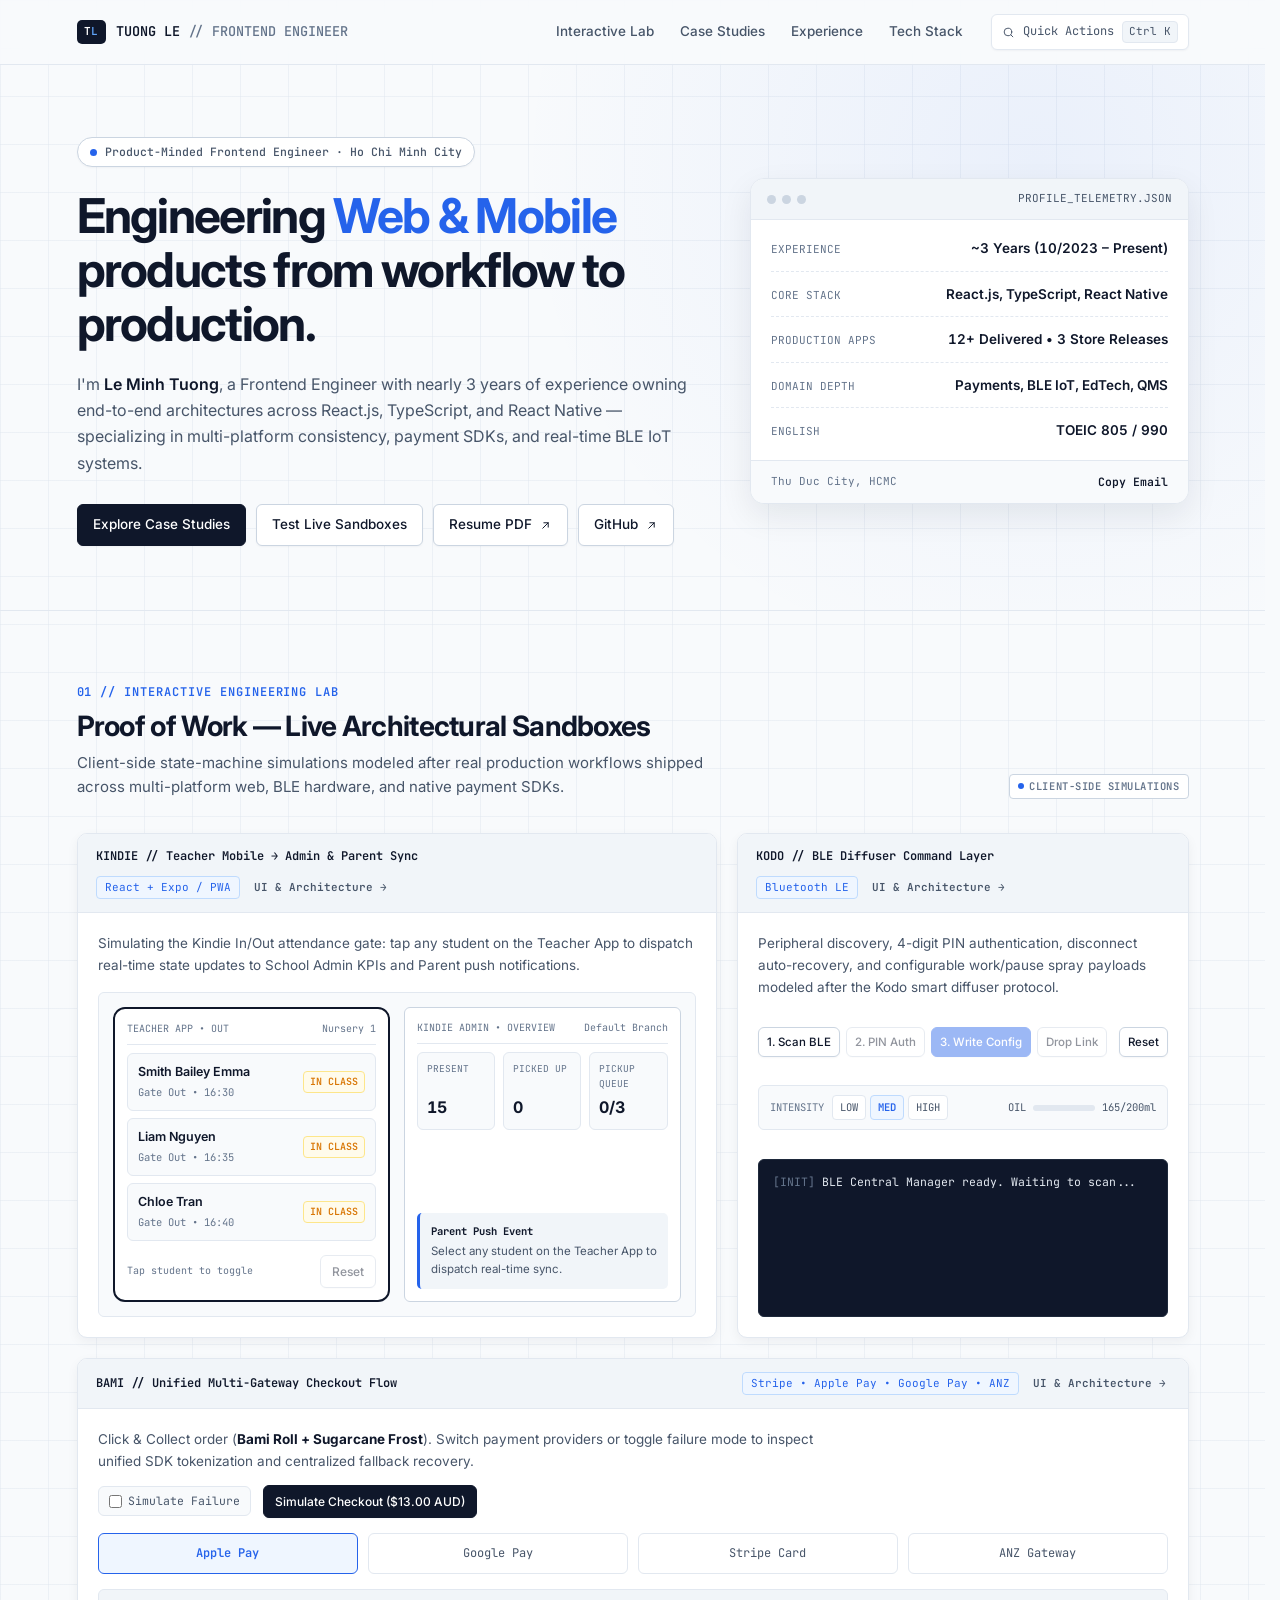
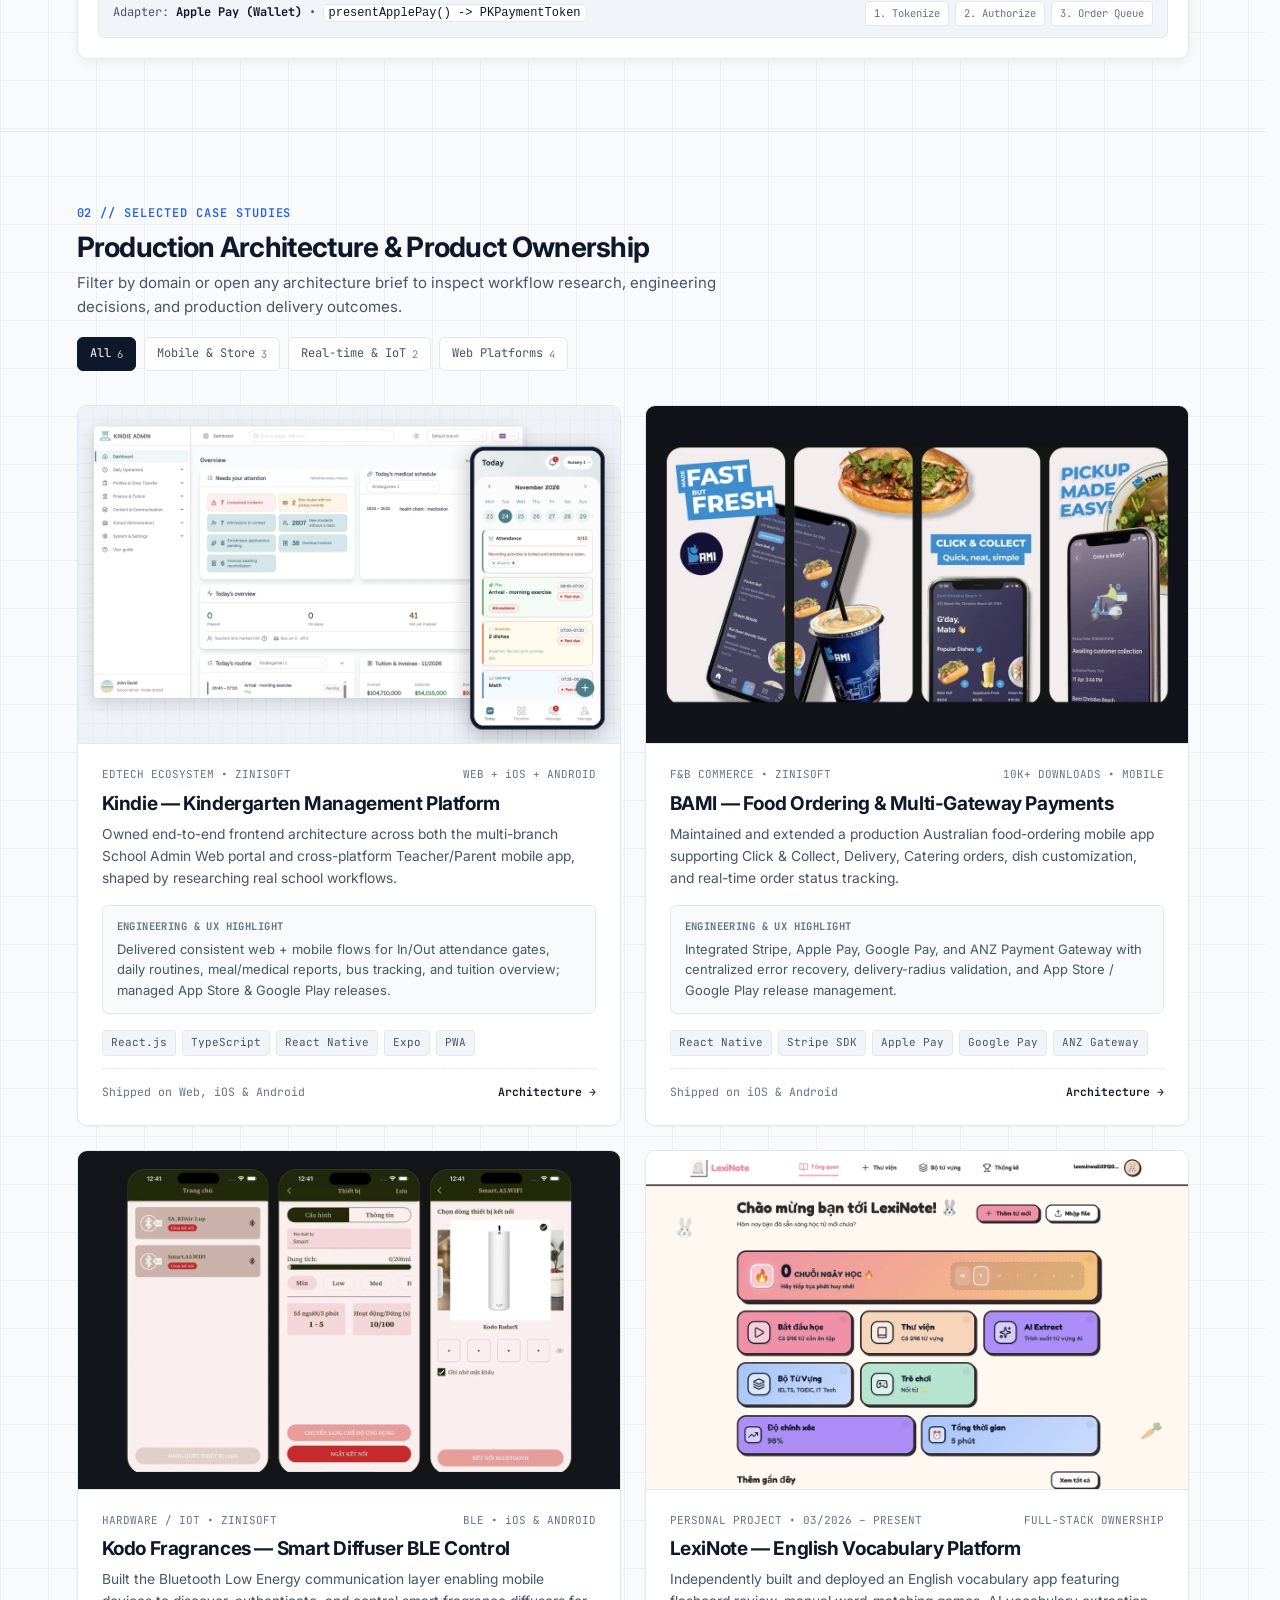
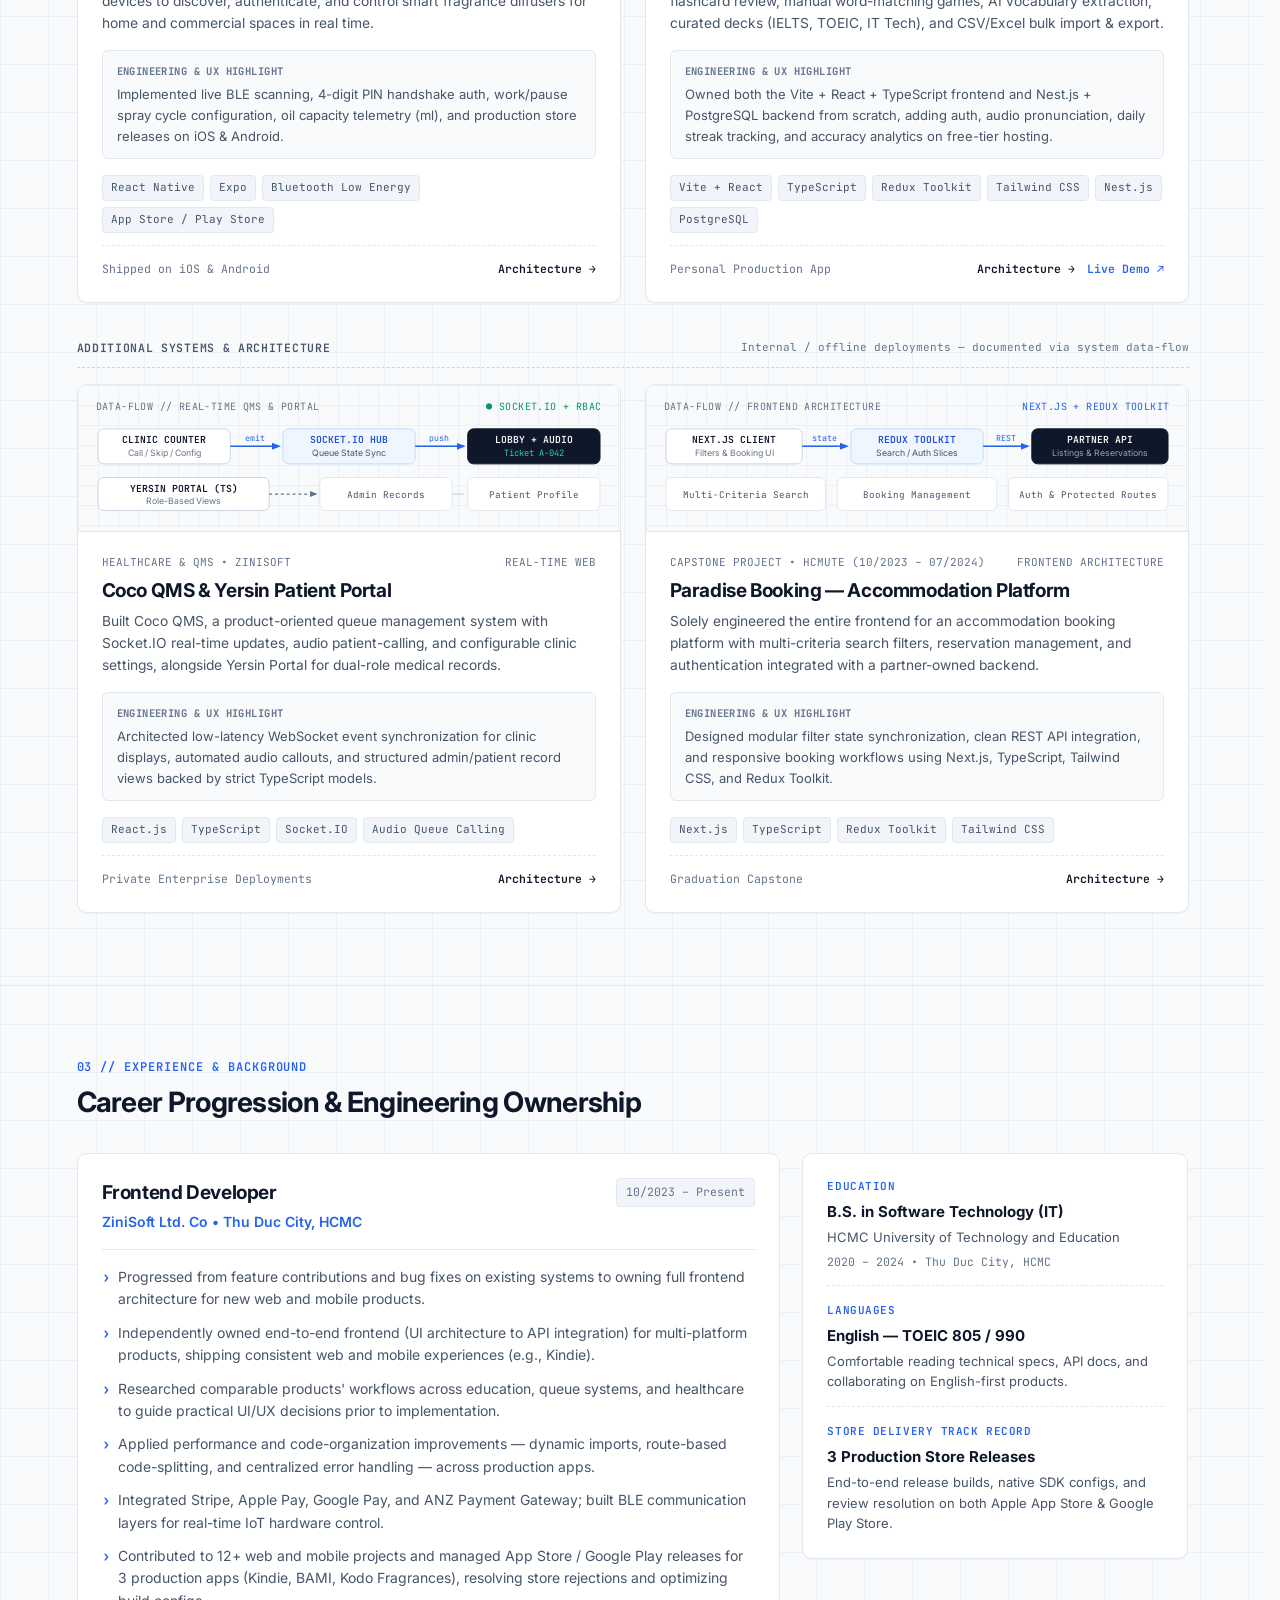
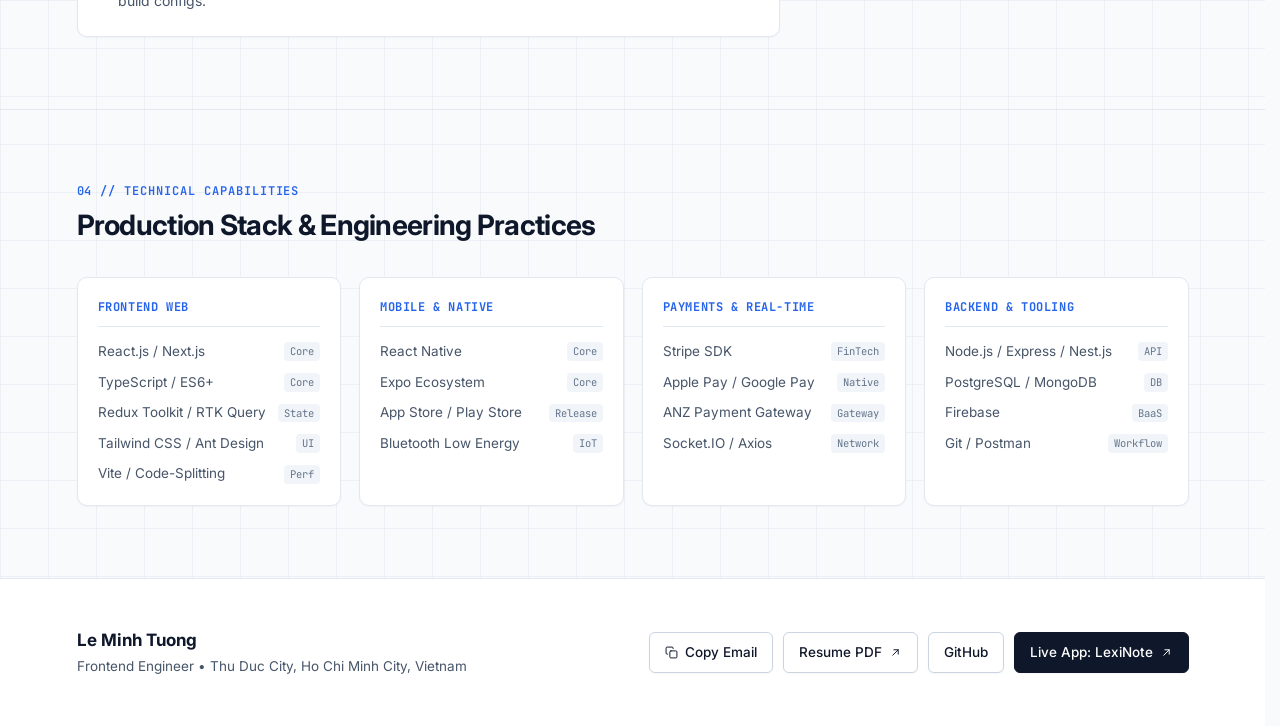
<file: index.html>
<!DOCTYPE html>
<html lang="en">
<head>
  <meta charset="UTF-8" />
  <meta name="viewport" content="width=device-width, initial-scale=1.0" />
  <title>Tuong Le — Product-Minded Frontend Engineer</title>
  <meta name="description" content="Le Minh Tuong — Frontend Engineer building production React.js, TypeScript, and React Native web & mobile applications, payment SDKs, and BLE IoT systems." />
  <meta name="theme-color" content="#F8FAFC" />
  <link rel="canonical" href="https://minhtuongle.github.io/" />
  <meta property="og:type" content="website" />
  <meta property="og:url" content="https://minhtuongle.github.io/" />
  <meta property="og:title" content="Tuong Le — Product-Minded Frontend Engineer" />
  <meta property="og:description" content="Frontend architecture across multi-platform web & mobile apps, payment SDKs, and real-time BLE IoT systems." />
  <meta property="og:image" content="https://minhtuongle.github.io/assets/og-cover.png" />
  <meta property="og:image:width" content="1200" />
  <meta property="og:image:height" content="630" />
  <meta name="twitter:card" content="summary_large_image" />
  <meta name="twitter:title" content="Tuong Le — Product-Minded Frontend Engineer" />
  <meta name="twitter:description" content="Frontend architecture across multi-platform web & mobile apps, payment SDKs, and real-time BLE IoT systems." />
  <meta name="twitter:image" content="https://minhtuongle.github.io/assets/og-cover.png" />
  <link rel="icon" type="image/svg+xml" href="./assets/icons/favicon.svg" />
  <link rel="apple-touch-icon" sizes="180x180" href="./assets/icons/apple-touch-icon.png" />
  <script type="application/ld+json">
    {
      "@context": "https://schema.org",
      "@type": "Person",
      "name": "Le Minh Tuong",
      "alternateName": "Tuong Le",
      "url": "https://minhtuongle.github.io/",
      "image": "https://minhtuongle.github.io/assets/og-cover.png",
      "jobTitle": "Frontend Engineer",
      "worksFor": {
        "@type": "Organization",
        "name": "ZiniSoft Ltd. Co"
      },
      "alumniOf": {
        "@type": "CollegeOrUniversity",
        "name": "Ho Chi Minh City University of Technology and Education"
      },
      "address": {
        "@type": "PostalAddress",
        "addressLocality": "Ho Chi Minh City",
        "addressCountry": "VN"
      },
      "sameAs": [
        "https://github.com/MinhTuongLe"
      ],
      "knowsAbout": [
        "React.js",
        "TypeScript",
        "React Native",
        "Expo",
        "Next.js",
        "Bluetooth Low Energy",
        "Payment Gateway Integration",
        "Socket.IO"
      ]
    }
  </script>
  <link rel="preconnect" href="https://fonts.googleapis.com" />
  <link rel="preconnect" href="https://fonts.gstatic.com" crossorigin />
  <link href="https://fonts.googleapis.com/css2?family=Inter:wght@400;500;600;700&family=JetBrains+Mono:wght@400;500;600&display=swap" rel="stylesheet" />
  <link rel="stylesheet" href="./src/styles/tokens.css" />
  <link rel="stylesheet" href="./src/styles/layout.css" />
  <link rel="stylesheet" href="./src/styles/components.css" />
  <link rel="stylesheet" href="./src/styles/lab.css" />
  <script type="module" src="./src/js/main.js"></script>
</head>
<body>
  <a href="#main-content" class="skip-link">Skip to main content</a>

  <!-- Sticky Header -->
  <header class="site-header">
    <div class="container nav-wrap">
      <a href="#" class="logo">
        <span class="logo-badge">T<span class="logo-badge-accent">L</span></span>
        <span>TUONG LE <span class="logo-sub">// FRONTEND ENGINEER</span></span>
      </a>

      <nav class="nav-menu" aria-label="Primary Navigation">
        <div class="nav-links">
          <a href="#lab">Interactive Lab</a>
          <a href="#work">Case Studies</a>
          <a href="#experience">Experience</a>
          <a href="#stack">Tech Stack</a>
        </div>

        <div class="nav-actions">
          <button id="openCmd" class="cmd-trigger" type="button" title="Open Command Palette (Ctrl+K / Cmd+K)">
            <svg class="icon icon-sm" viewBox="0 0 24 24" aria-hidden="true">
              <circle cx="11" cy="11" r="7" />
              <path d="m20 20-3.5-3.5" />
            </svg>
            <span class="cmd-trigger-label">Quick Actions</span>
            <span id="cmdShortcutLabel" class="kbd">Ctrl K</span>
          </button>

          <button
            id="mobileNavToggle"
            class="mobile-nav-toggle"
            type="button"
            aria-label="Toggle navigation menu"
            aria-expanded="false"
            aria-controls="mobileNavPanel"
          >
            <svg class="icon" viewBox="0 0 24 24" aria-hidden="true">
              <path d="M4 7h16M4 12h16M4 17h16" />
            </svg>
          </button>
        </div>
      </nav>
    </div>

    <!-- Collapsible Mobile Navigation -->
    <div id="mobileNavPanel" class="mobile-nav-panel">
      <div class="mobile-nav-links">
        <a href="#lab"><span>Interactive Engineering Lab</span><span class="mobile-nav-index">01</span></a>
        <a href="#work"><span>Selected Case Studies</span><span class="mobile-nav-index">02</span></a>
        <a href="#experience"><span>Experience &amp; Background</span><span class="mobile-nav-index">03</span></a>
        <a href="#stack"><span>Technical Capabilities</span><span class="mobile-nav-index">04</span></a>
      </div>
    </div>

    <div id="scrollProgress" class="scroll-progress" aria-hidden="true"></div>
  </header>

  <main id="main-content">
    <!-- Hero Section -->
    <section class="hero">
      <div class="container hero-grid">
        <div>
          <div class="identity-badge">
            <span class="identity-dot" aria-hidden="true"></span>
            <span>Product-Minded Frontend Engineer · Ho Chi Minh City</span>
          </div>

          <h1>
            Engineering <span class="highlight">Web &amp; Mobile</span> products from workflow to production.
          </h1>

          <p class="hero-lead">
            I'm <strong>Le Minh Tuong</strong>, a Frontend Engineer with nearly 3 years of experience owning end-to-end architectures across React.js, TypeScript, and React Native — specializing in multi-platform consistency, payment SDKs, and real-time BLE IoT systems.
          </p>

          <div class="hero-actions">
            <a href="#work" class="btn btn-primary">Explore Case Studies</a>
            <a href="#lab" class="btn">Test Live Sandboxes</a>
            <a href="./assets/docs/Le-Minh-Tuong-Frontend-CV.pdf" target="_blank" rel="noopener noreferrer" class="btn">
              <span>Resume PDF</span>
              <svg class="icon icon-sm" viewBox="0 0 24 24" aria-hidden="true"><path d="M7 17 17 7M9 7h8v8" /></svg>
            </a>
            <a href="https://github.com/MinhTuongLe" target="_blank" rel="noopener noreferrer" class="btn">
              <span>GitHub</span>
              <svg class="icon icon-sm" viewBox="0 0 24 24" aria-hidden="true"><path d="M7 17 17 7M9 7h8v8" /></svg>
            </a>
          </div>
        </div>

        <!-- Engineering Telemetry Card -->
        <aside class="telemetry-card" aria-label="Profile Telemetry">
          <div class="telemetry-top">
            <div class="window-dots" aria-hidden="true">
              <span></span><span></span><span></span>
            </div>
            <span>PROFILE_TELEMETRY.JSON</span>
          </div>
          <div class="telemetry-body">
            <div class="stat-row">
              <span class="stat-key">EXPERIENCE</span>
              <span class="stat-val tabular-nums">~3 Years (10/2023 – Present)</span>
            </div>
            <div class="stat-row">
              <span class="stat-key">CORE STACK</span>
              <span class="stat-val">React.js, TypeScript, React Native</span>
            </div>
            <div class="stat-row">
              <span class="stat-key">PRODUCTION APPS</span>
              <span class="stat-val tabular-nums">12+ Delivered • 3 Store Releases</span>
            </div>
            <div class="stat-row">
              <span class="stat-key">DOMAIN DEPTH</span>
              <span class="stat-val">Payments, BLE IoT, EdTech, QMS</span>
            </div>
            <div class="stat-row">
              <span class="stat-key">ENGLISH</span>
              <span class="stat-val tabular-nums">TOEIC 805 / 990</span>
            </div>
          </div>
          <div class="telemetry-footer">
            <span class="telemetry-loc">Thu Duc City, HCMC</span>
            <button type="button" class="card-inspect-btn" data-copy-email>
              <span data-copy-label>Copy Email</span>
            </button>
          </div>
        </aside>
      </div>
    </section>

    <!-- Section 01: Interactive Engineering Lab -->
    <section id="lab" class="page-section">
      <div class="container">
        <div class="section-head">
          <div>
            <span class="eyebrow">01 // Interactive Engineering Lab</span>
            <h2 class="section-title">Proof of Work — Live Architectural Sandboxes</h2>
            <p class="section-desc">
              Client-side state-machine simulations modeled after real production workflows shipped across multi-platform web, BLE hardware, and native payment SDKs.
            </p>
          </div>
          <span class="sim-badge" title="Client-side interactive simulations">
            <span class="sim-badge-dot" aria-hidden="true"></span>
            <span>Client-Side Simulations</span>
          </span>
        </div>

        <div class="lab-grid">
          <!-- Sandbox 1: Multi-Platform Sync (Kindie) -->
          <div class="lab-card col-7">
            <div class="lab-header">
              <span class="lab-title">KINDIE // Teacher Mobile → Admin &amp; Parent Sync</span>
              <div class="lab-header-right">
                <span class="pill-tag">React + Expo / PWA</span>
                <button type="button" class="lab-case-link" data-open-case="kindie">UI &amp; Architecture →</button>
              </div>
            </div>
            <div class="lab-content">
              <p class="lab-desc">
                Simulating the Kindie In/Out attendance gate: tap any student on the Teacher App to dispatch real-time state updates to School Admin KPIs and Parent push notifications.
              </p>

              <div class="device-arena">
                <div class="phone-frame">
                  <div>
                    <div class="frame-bar">
                      <span>TEACHER APP • OUT</span>
                      <span>Nursery 1</span>
                    </div>
                    <div class="student-list">
                      <button type="button" class="student-item" data-student-id="emma" data-student-name="Smith Bailey Emma" aria-pressed="false">
                        <span>
                          <span class="student-name">Smith Bailey Emma</span>
                          <span class="student-meta">Gate Out • 16:30</span>
                        </span>
                        <span class="badge-state">IN CLASS</span>
                      </button>

                      <button type="button" class="student-item" data-student-id="liam" data-student-name="Liam Nguyen" aria-pressed="false">
                        <span>
                          <span class="student-name">Liam Nguyen</span>
                          <span class="student-meta">Gate Out • 16:35</span>
                        </span>
                        <span class="badge-state">IN CLASS</span>
                      </button>

                      <button type="button" class="student-item" data-student-id="chloe" data-student-name="Chloe Tran" aria-pressed="false">
                        <span>
                          <span class="student-name">Chloe Tran</span>
                          <span class="student-meta">Gate Out • 16:40</span>
                        </span>
                        <span class="badge-state">IN CLASS</span>
                      </button>
                    </div>
                  </div>
                  <div class="frame-foot-actions">
                    <span class="frame-hint">Tap student to toggle</span>
                    <button id="kindieResetBtn" type="button" class="btn btn-sm" disabled>Reset</button>
                  </div>
                </div>

                <div class="web-frame">
                  <div>
                    <div class="frame-bar">
                      <span>KINDIE ADMIN • OVERVIEW</span>
                      <span>Default Branch</span>
                    </div>
                    <div id="kindieKpis" class="mini-kpi-row">
                      <div class="mini-kpi">
                        <span>PRESENT</span>
                        <strong id="kpiPresent" class="tabular-nums">15</strong>
                      </div>
                      <div class="mini-kpi">
                        <span>PICKED UP</span>
                        <strong id="kpiPicked" class="tabular-nums">0</strong>
                      </div>
                      <div class="mini-kpi">
                        <span>PICKUP QUEUE</span>
                        <strong id="kpiQueue" class="tabular-nums">0/3</strong>
                      </div>
                    </div>
                  </div>
                  <div id="phonePush" class="push-banner" aria-live="polite">
                    <strong>Parent Push Event</strong>
                    <span id="phoneMsg">Select any student on the Teacher App to dispatch real-time sync.</span>
                  </div>
                </div>
              </div>
            </div>
          </div>

          <!-- Sandbox 2: BLE IoT Handshake (Kodo Fragrances) -->
          <div class="lab-card col-5">
            <div class="lab-header">
              <span class="lab-title">KODO // BLE Diffuser Command Layer</span>
              <div class="lab-header-right">
                <span class="pill-tag">Bluetooth LE</span>
                <button type="button" class="lab-case-link" data-open-case="kodo">UI &amp; Architecture →</button>
              </div>
            </div>
            <div class="lab-content">
              <p class="lab-desc">
                Peripheral discovery, 4-digit PIN authentication, disconnect auto-recovery, and configurable work/pause spray payloads modeled after the Kodo smart diffuser protocol.
              </p>

              <div class="ble-controls">
                <button id="bleScan" type="button" class="btn btn-sm">1. Scan BLE</button>
                <button id="bleAuth" type="button" class="btn btn-sm" disabled>2. PIN Auth</button>
                <button id="bleSend" type="button" class="btn btn-accent btn-sm" disabled>3. Write Config</button>
                <button id="bleDrop" type="button" class="btn btn-sm" disabled title="Simulate BLE link drop & auto-reconnect">Drop Link</button>
                <button id="bleReset" type="button" class="btn btn-sm ble-reset-btn" title="Reset BLE session">Reset</button>
              </div>

              <div class="ble-config-bar">
                <div class="ble-segment-group" role="group" aria-label="Spray intensity">
                  <span class="ble-segment-label">INTENSITY</span>
                  <button type="button" class="ble-seg-btn" data-ble-intensity="LOW" aria-pressed="false">LOW</button>
                  <button type="button" class="ble-seg-btn active" data-ble-intensity="MED" aria-pressed="true">MED</button>
                  <button type="button" class="ble-seg-btn" data-ble-intensity="HIGH" aria-pressed="false">HIGH</button>
                </div>

                <div class="oil-meter" title="Diffuser oil telemetry">
                  <span>OIL</span>
                  <span class="oil-track"><span id="bleOilFill" class="oil-fill"></span></span>
                  <span id="bleOilLabel" class="tabular-nums">165/200ml</span>
                </div>
              </div>

              <div id="bleLog" class="terminal" aria-live="polite">
                <div><span class="t-dim">[INIT]</span> BLE Central Manager ready. Waiting to scan...</div>
              </div>
            </div>
          </div>

          <!-- Sandbox 3: Payment Gateway Abstraction (BAMI) -->
          <div class="lab-card col-12">
            <div class="lab-header">
              <span class="lab-title">BAMI // Unified Multi-Gateway Checkout Flow</span>
              <div class="lab-header-right">
                <span class="pill-tag">Stripe • Apple Pay • Google Pay • ANZ</span>
                <button type="button" class="lab-case-link" data-open-case="bami">UI &amp; Architecture →</button>
              </div>
            </div>
            <div class="lab-content">
              <div class="pay-top-row">
                <p class="pay-order-summary">
                  Click &amp; Collect order (<strong>Bami Roll + Sugarcane Frost</strong>). Switch payment providers or toggle failure mode to inspect unified SDK tokenization and centralized fallback recovery.
                </p>
                <div class="pay-actions-group">
                  <label class="sim-toggle">
                    <input id="payFailToggle" type="checkbox" />
                    <span>Simulate Failure</span>
                  </label>
                  <button id="runPayBtn" type="button" class="btn btn-primary btn-sm">Simulate Checkout ($13.00 AUD)</button>
                </div>
              </div>

              <div class="payment-bar" id="payMethods" role="group" aria-label="Payment providers">
                <button type="button" class="pay-method active" data-provider="Apple Pay (Wallet)" aria-pressed="true">Apple Pay</button>
                <button type="button" class="pay-method" data-provider="Google Pay API" aria-pressed="false">Google Pay</button>
                <button type="button" class="pay-method" data-provider="Stripe PaymentSheet" aria-pressed="false">Stripe Card</button>
                <button type="button" class="pay-method" data-provider="ANZ Payment Gateway" aria-pressed="false">ANZ Gateway</button>
              </div>

              <div class="pay-bottom-grid">
                <div id="payOutput" class="pay-output" aria-live="polite"></div>
                <div class="pay-pipeline" aria-label="Checkout stages">
                  <span id="payStepToken" class="pay-step">1. Tokenize</span>
                  <span id="payStepAuth" class="pay-step">2. Authorize</span>
                  <span id="payStepQueue" class="pay-step">3. Order Queue</span>
                </div>
              </div>
            </div>
          </div>
        </div>
      </div>
    </section>

    <!-- Section 02: Selected Case Studies -->
    <section id="work" class="page-section">
      <div class="container">
        <div class="section-head">
          <div>
            <span class="eyebrow">02 // Selected Case Studies</span>
            <h2 class="section-title">Production Architecture &amp; Product Ownership</h2>
            <p class="section-desc">
              Filter by domain or open any architecture brief to inspect workflow research, engineering decisions, and production delivery outcomes.
            </p>
          </div>

          <div class="filter-bar" id="projectFilters" role="group" aria-label="Filter case studies by domain">
            <button type="button" class="filter-btn active" data-filter="all" aria-pressed="true">
              <span>All</span><span class="filter-count">6</span>
            </button>
            <button type="button" class="filter-btn" data-filter="mobile" aria-pressed="false">
              <span>Mobile &amp; Store</span><span class="filter-count">3</span>
            </button>
            <button type="button" class="filter-btn" data-filter="realtime" aria-pressed="false">
              <span>Real-time &amp; IoT</span><span class="filter-count">2</span>
            </button>
            <button type="button" class="filter-btn" data-filter="web" aria-pressed="false">
              <span>Web Platforms</span><span class="filter-count">4</span>
            </button>
          </div>
        </div>

        <!-- Tier 1: Featured Visual Case Studies (rendered from src/js/data/portfolio.js) -->
        <div class="projects-grid" id="projectsContainer"></div>

        <!-- Tier 2: Additional Systems & Architecture (rendered from src/js/data/portfolio.js) -->
        <div class="arch-tier" id="archSystemsTier">
          <div class="arch-tier-head">
            <span class="arch-tier-title">Additional Systems &amp; Architecture</span>
            <span class="arch-tier-note">Internal / offline deployments — documented via system data-flow</span>
          </div>
          <div class="projects-grid" id="archSystemsGrid"></div>
        </div>
        <noscript>
          <p class="section-desc">Enable JavaScript to inspect interactive sandboxes and case study architecture briefs.</p>
        </noscript>
      </div>
    </section>

    <!-- Section 03: Experience & Background -->
    <section id="experience" class="page-section">
      <div class="container">
        <div class="section-head">
          <div>
            <span class="eyebrow">03 // Experience &amp; Background</span>
            <h2 class="section-title">Career Progression &amp; Engineering Ownership</h2>
          </div>
        </div>

        <div class="exp-grid">
          <div class="exp-card">
            <div class="exp-header">
              <div>
                <h3 class="exp-role">Frontend Developer</h3>
                <div class="exp-company">ZiniSoft Ltd. Co • Thu Duc City, HCMC</div>
              </div>
              <span class="exp-period tabular-nums">10/2023 – Present</span>
            </div>
            <ul class="exp-list">
              <li>Progressed from feature contributions and bug fixes on existing systems to owning full frontend architecture for new web and mobile products.</li>
              <li>Independently owned end-to-end frontend (UI architecture to API integration) for multi-platform products, shipping consistent web and mobile experiences (e.g., Kindie).</li>
              <li>Researched comparable products' workflows across education, queue systems, and healthcare to guide practical UI/UX decisions prior to implementation.</li>
              <li>Applied performance and code-organization improvements — dynamic imports, route-based code-splitting, and centralized error handling — across production apps.</li>
              <li>Integrated Stripe, Apple Pay, Google Pay, and ANZ Payment Gateway; built BLE communication layers for real-time IoT hardware control.</li>
              <li>Contributed to 12+ web and mobile projects and managed App Store / Google Play releases for 3 production apps (Kindie, BAMI, Kodo Fragrances), resolving store rejections and optimizing build configs.</li>
            </ul>
          </div>

          <div class="exp-card">
            <div class="edu-stack">
              <div class="edu-item">
                <div class="edu-label">Education</div>
                <div class="edu-title">B.S. in Software Technology (IT)</div>
                <div class="edu-sub">HCMC University of Technology and Education</div>
                <div class="edu-meta tabular-nums">2020 – 2024 • Thu Duc City, HCMC</div>
              </div>
              <div class="edu-item">
                <div class="edu-label">Languages</div>
                <div class="edu-title">English — TOEIC 805 / 990</div>
                <div class="edu-sub">Comfortable reading technical specs, API docs, and collaborating on English-first products.</div>
              </div>
              <div class="edu-item">
                <div class="edu-label">Store Delivery Track Record</div>
                <div class="edu-title">3 Production Store Releases</div>
                <div class="edu-sub">End-to-end release builds, native SDK configs, and review resolution on both Apple App Store &amp; Google Play Store.</div>
              </div>
            </div>
          </div>
        </div>
      </div>
    </section>

    <!-- Section 04: Technical Matrix -->
    <section id="stack" class="page-section">
      <div class="container">
        <div class="section-head">
          <div>
            <span class="eyebrow">04 // Technical Capabilities</span>
            <h2 class="section-title">Production Stack &amp; Engineering Practices</h2>
          </div>
        </div>

        <div class="skills-grid">
          <div class="skill-group">
            <h3>Frontend Web</h3>
            <ul class="skill-list">
              <li><span>React.js / Next.js</span><span class="skill-level">Core</span></li>
              <li><span>TypeScript / ES6+</span><span class="skill-level">Core</span></li>
              <li><span>Redux Toolkit / RTK Query</span><span class="skill-level">State</span></li>
              <li><span>Tailwind CSS / Ant Design</span><span class="skill-level">UI</span></li>
              <li><span>Vite / Code-Splitting</span><span class="skill-level">Perf</span></li>
            </ul>
          </div>

          <div class="skill-group">
            <h3>Mobile &amp; Native</h3>
            <ul class="skill-list">
              <li><span>React Native</span><span class="skill-level">Core</span></li>
              <li><span>Expo Ecosystem</span><span class="skill-level">Core</span></li>
              <li><span>App Store / Play Store</span><span class="skill-level">Release</span></li>
              <li><span>Bluetooth Low Energy</span><span class="skill-level">IoT</span></li>
            </ul>
          </div>

          <div class="skill-group">
            <h3>Payments &amp; Real-time</h3>
            <ul class="skill-list">
              <li><span>Stripe SDK</span><span class="skill-level">FinTech</span></li>
              <li><span>Apple Pay / Google Pay</span><span class="skill-level">Native</span></li>
              <li><span>ANZ Payment Gateway</span><span class="skill-level">Gateway</span></li>
              <li><span>Socket.IO / Axios</span><span class="skill-level">Network</span></li>
            </ul>
          </div>

          <div class="skill-group">
            <h3>Backend &amp; Tooling</h3>
            <ul class="skill-list">
              <li><span>Node.js / Express / Nest.js</span><span class="skill-level">API</span></li>
              <li><span>PostgreSQL / MongoDB</span><span class="skill-level">DB</span></li>
              <li><span>Firebase</span><span class="skill-level">BaaS</span></li>
              <li><span>Git / Postman</span><span class="skill-level">Workflow</span></li>
            </ul>
          </div>
        </div>
      </div>
    </section>
  </main>

  <!-- Footer -->
  <footer class="site-footer">
    <div class="container footer-flex">
      <div>
        <strong class="footer-name">Le Minh Tuong</strong>
        <p class="footer-meta">Frontend Engineer • Thu Duc City, Ho Chi Minh City, Vietnam</p>
      </div>

      <div class="footer-actions">
        <button type="button" class="btn" data-copy-email>
          <svg class="icon icon-sm" viewBox="0 0 24 24" aria-hidden="true">
            <rect x="9" y="9" width="13" height="13" rx="2" />
            <path d="M5 15H4a2 2 0 0 1-2-2V4a2 2 0 0 1 2-2h9a2 2 0 0 1 2 2v1" />
          </svg>
          <span data-copy-label>Copy Email</span>
        </button>
        <a href="./assets/docs/Le-Minh-Tuong-Frontend-CV.pdf" target="_blank" rel="noopener noreferrer" class="btn">
          <span>Resume PDF</span>
          <svg class="icon icon-sm" viewBox="0 0 24 24" aria-hidden="true"><path d="M7 17 17 7M9 7h8v8" /></svg>
        </a>
        <a href="https://github.com/MinhTuongLe" target="_blank" rel="noopener noreferrer" class="btn">GitHub</a>
        <a href="https://lexi-note.vercel.app" target="_blank" rel="noopener noreferrer" class="btn btn-primary">
          <span>Live App: LexiNote</span>
          <svg class="icon icon-sm" viewBox="0 0 24 24" aria-hidden="true"><path d="M7 17 17 7M9 7h8v8" /></svg>
        </a>
      </div>
    </div>
  </footer>

  <!-- Case Study Architecture Slide-Over Drawer -->
  <div id="caseDrawer" class="drawer-backdrop" role="dialog" aria-modal="true" aria-hidden="true" aria-labelledby="drawerTitle">
    <aside class="drawer-panel">
      <div class="drawer-head">
        <span id="drawerEyebrow" class="drawer-eyebrow">CASE STUDY</span>
        <div class="drawer-head-actions">
          <button id="drawerCopyLink" type="button" class="drawer-close" title="Copy direct case study link">Copy Link</button>
          <button id="drawerClose" type="button" class="drawer-close">ESC / Close</button>
        </div>
      </div>

      <div class="drawer-body">
        <div>
          <h3 id="drawerTitle" class="drawer-title">Project Title</h3>
          <p id="drawerSubtitle" class="drawer-subtitle"></p>
        </div>

        <div id="drawerVisual" class="drawer-visual"></div>

        <div class="drawer-meta-grid">
          <div class="drawer-meta-box">
            <span>Role &amp; Ownership</span>
            <strong id="drawerRole"></strong>
          </div>
          <div class="drawer-meta-box">
            <span>Platforms</span>
            <strong id="drawerPlatforms"></strong>
          </div>
        </div>

        <div class="drawer-section">
          <h4>Problem &amp; Workflow Context</h4>
          <p id="drawerProblem"></p>
        </div>

        <div class="drawer-section">
          <h4>Architecture &amp; Engineering Decisions</h4>
          <ul id="drawerDecisions" class="drawer-bullets"></ul>
        </div>

        <div class="drawer-section" id="drawerTradeoffSection">
          <h4>Key Trade-off &amp; Technical Challenge</h4>
          <p id="drawerTradeoff" class="drawer-tradeoff"></p>
        </div>

        <div class="drawer-section">
          <h4>Tech Stack</h4>
          <div id="drawerTags" class="tag-row"></div>
        </div>
      </div>

      <div class="drawer-footer">
        <div class="drawer-footer-meta">
          <span id="drawerOwnership"></span>
          <div id="drawerLiveSlot"></div>
        </div>
        <div class="drawer-nav-row" aria-label="Case study pagination">
          <button id="drawerPrev" type="button" class="drawer-nav-btn" title="Previous case study (Left Arrow)">← Previous</button>
          <span id="drawerCounter" class="drawer-nav-pos tabular-nums">1 / 6</span>
          <button id="drawerNext" type="button" class="drawer-nav-btn" title="Next case study (Right Arrow)">Next →</button>
        </div>
      </div>
    </aside>
  </div>

  <!-- Command Palette Modal (Ctrl+K / Cmd+K) -->
  <div id="cmdModal" class="modal-backdrop" role="dialog" aria-modal="true" aria-hidden="true" aria-label="Command Palette">
    <div class="cmd-modal">
      <div class="cmd-search-wrap">
        <svg class="icon" viewBox="0 0 24 24" aria-hidden="true">
          <circle cx="11" cy="11" r="7" />
          <path d="m20 20-3.5-3.5" />
        </svg>
        <input id="cmdSearch" class="cmd-input" type="text" placeholder="Search sections, case studies, or actions..." autocomplete="off" />
        <button id="cmdClose" type="button" class="cmd-close-btn" aria-label="Close search popup" title="Close (ESC)">
          <svg class="icon icon-sm" viewBox="0 0 24 24" aria-hidden="true">
            <path d="M18 6 6 18M6 6l12 12" />
          </svg>
        </button>
      </div>

      <div class="cmd-list" id="cmdList">
        <div class="cmd-group-label" data-group="nav">Navigation</div>
        <a href="#lab" class="cmd-item" data-group="nav" data-keywords="sandbox interactive ble payment kindie"><span>Jump to: Interactive Engineering Lab</span><span class="kbd">01</span></a>
        <a href="#work" class="cmd-item" data-group="nav" data-keywords="projects portfolio case studies"><span>Jump to: Selected Case Studies</span><span class="kbd">02</span></a>
        <a href="#experience" class="cmd-item" data-group="nav" data-keywords="zinisoft hcmute toeic education"><span>Jump to: Experience &amp; Background</span><span class="kbd">03</span></a>
        <a href="#stack" class="cmd-item" data-group="nav" data-keywords="skills react typescript native"><span>Jump to: Technical Capabilities</span><span class="kbd">04</span></a>

        <div class="cmd-group-label" data-group="cases">Inspect Case Studies</div>
        <div id="cmdCasesSlot"></div>

        <div class="cmd-group-label" data-group="actions">Actions &amp; Links</div>
        <button type="button" class="cmd-item" data-group="actions" data-action="copy-email" data-keywords="contact mail gmail"><span>Copy Email (<span data-profile-email></span>)</span><span class="kbd">COPY</span></button>
        <a href="./assets/docs/Le-Minh-Tuong-Frontend-CV.pdf" target="_blank" rel="noopener noreferrer" class="cmd-item" data-group="actions" data-keywords="cv resume pdf"><span>Open Resume / CV (PDF)</span><span class="kbd">PDF</span></a>
        <a href="https://lexi-note.vercel.app" target="_blank" rel="noopener noreferrer" class="cmd-item" data-group="actions" data-keywords="demo live app"><span>Open LexiNote Live Demo</span><span class="kbd">↗</span></a>
        <a href="https://github.com/MinhTuongLe" target="_blank" rel="noopener noreferrer" class="cmd-item" data-group="actions" data-keywords="code repo profile"><span>Open GitHub Profile</span><span class="kbd">↗</span></a>

        <div id="cmdEmpty" class="cmd-empty" hidden>No matching commands found.</div>
      </div>

      <div class="cmd-footer">
        <span>↑↓ Navigate · ↵ Select</span>
        <span>ESC Close</span>
      </div>
    </div>
  </div>

  <!-- Thumbnail Lightbox Modal -->
  <div id="lightboxModal" class="lightbox-backdrop" role="dialog" aria-modal="true" aria-hidden="true" aria-label="Project UI Preview">
    <div class="lightbox-card">
      <div class="lightbox-head">
        <span id="lightboxTitle">Preview</span>
        <button id="lightboxClose" type="button" class="drawer-close">ESC / Close</button>
      </div>
      <div class="lightbox-body">
        <img id="lightboxImg" alt="Project UI preview" />
      </div>
    </div>
  </div>

  <!-- Toast Notification -->
  <div class="toast-region" role="status" aria-live="polite" aria-atomic="true">
    <div id="toastNotification" class="toast">
      <span class="toast-dot" aria-hidden="true"></span>
      <span id="toastText">Copied to clipboard</span>
    </div>
  </div>

  <!-- Sticky Scroll-to-Top Button -->
  <button id="scrollTopBtn" type="button" class="scroll-top-btn" aria-label="Scroll back to top" title="Back to top">
    <svg class="icon" viewBox="0 0 24 24" aria-hidden="true">
      <path d="M12 19V5M5 12l7-7 7 7" />
    </svg>
  </button>
</body>
</html>
</file>
<file: src/styles/tokens.css>
/* ==========================================================================
   Design Tokens, Base Reset & Architectural Surface
   Theme: Light Technical Mode ("Tactile Product Engineering")
   ========================================================================== */

:root {
  --bg: #F8FAFC;
  --surface: #FFFFFF;
  --surface-2: #F1F5F9;
  --ink: #0F172A;
  --ink-secondary: #475569;
  --ink-muted: #64748B;

  --border: #E2E8F0;
  --border-strong: #CBD5E1;

  --accent: #2563EB;
  --accent-hover: #1D4ED8;
  --accent-soft: #EFF6FF;
  --accent-border: #BFDBFE;

  --emerald: #059669;
  --emerald-soft: #ECFDF5;
  --emerald-border: #A7F3D0;

  --amber: #D97706;
  --amber-soft: #FFFBEB;
  --amber-border: #FDE68A;

  --crimson: #DC2626;
  --crimson-soft: #FEF2F2;
  --crimson-border: #FECACA;

  --radius-sm: 6px;
  --radius-md: 10px;
  --radius-lg: 14px;

  --shadow-xs: 0 1px 2px rgba(15, 23, 42, 0.04);
  --shadow-sm: 0 4px 12px rgba(15, 23, 42, 0.05);
  --shadow-md: 0 12px 32px rgba(15, 23, 42, 0.08);
  --shadow-lg: 0 24px 60px rgba(15, 23, 42, 0.16);

  --ease-out: cubic-bezier(0.16, 1, 0.3, 1);
  --header-h: 64px;

  --font-sans: 'Inter', -apple-system, BlinkMacSystemFont, 'Segoe UI', sans-serif;
  --font-mono: 'JetBrains Mono', ui-monospace, SFMono-Regular, Menlo, monospace;
}

*,
*::before,
*::after {
  box-sizing: border-box;
  margin: 0;
  padding: 0;
}

html {
  scroll-behavior: smooth;
  scroll-padding-top: calc(var(--header-h) + 20px);
  scrollbar-gutter: stable;
  background: var(--bg);
  color: var(--ink);
  font-family: var(--font-sans);
  -webkit-font-smoothing: antialiased;
  -moz-osx-font-smoothing: grayscale;
  text-rendering: optimizeLegibility;
}

body {
  background-color: var(--bg);
  background-image:
    linear-gradient(to right, rgba(226, 232, 240, 0.55) 1px, transparent 1px),
    linear-gradient(to bottom, rgba(226, 232, 240, 0.55) 1px, transparent 1px);
  background-size: 48px 48px;
  line-height: 1.6;
  overflow-x: clip;
}

.text-success {
  color: var(--emerald);
  font-weight: 600;
}

.text-danger {
  color: var(--crimson);
  font-weight: 600;
}

body.modal-open {
  overflow: hidden;
}

:focus-visible {
  outline: 2px solid var(--accent);
  outline-offset: 2px;
}

::selection {
  background: var(--accent-soft);
  color: var(--accent-hover);
}

img,
svg {
  display: block;
}

button,
input {
  font: inherit;
  color: inherit;
}

.tabular-nums {
  font-variant-numeric: tabular-nums;
}

.sr-only {
  position: absolute;
  width: 1px;
  height: 1px;
  padding: 0;
  margin: -1px;
  overflow: hidden;
  clip: rect(0, 0, 0, 0);
  white-space: nowrap;
  border: 0;
}

.skip-link {
  position: fixed;
  top: -100px;
  left: 16px;
  z-index: 200;
  background: var(--ink);
  color: #FFFFFF;
  padding: 8px 14px;
  border-radius: var(--radius-sm);
  font-family: var(--font-mono);
  font-size: 12px;
  text-decoration: none;
  transition: top 0.15s ease;
}

.skip-link:focus {
  top: 12px;
}

@media (prefers-reduced-motion: reduce) {
  html {
    scroll-behavior: auto;
  }

  *,
  *::before,
  *::after {
    animation-duration: 0.01ms !important;
    animation-iteration-count: 1 !important;
    transition-duration: 0.01ms !important;
  }
}
</file>
<file: src/styles/layout.css>
/* ==========================================================================
   Page Layout: Header, Mobile Nav, Hero, Sections, Experience, Skills, Footer
   ========================================================================== */

.container {
  max-width: 1160px;
  margin: 0 auto;
  padding: 0 24px;
}

@media (max-width: 540px) {
  .container {
    padding: 0 18px;
  }
}

/* Sticky Header & Reading Progress */
.site-header {
  position: sticky;
  top: 0;
  z-index: 40;
  background: rgba(248, 250, 252, 0.9);
  backdrop-filter: blur(12px);
  -webkit-backdrop-filter: blur(12px);
  border-bottom: 1px solid var(--border);
}

.scroll-progress {
  position: absolute;
  left: 0;
  bottom: -1px;
  height: 2px;
  width: 0%;
  background: var(--accent);
  transition: width 80ms linear;
  pointer-events: none;
}

.nav-wrap {
  height: var(--header-h);
  display: flex;
  align-items: center;
  justify-content: space-between;
  gap: 16px;
}

.logo {
  display: inline-flex;
  align-items: center;
  gap: 10px;
  font-family: var(--font-mono);
  font-weight: 600;
  font-size: 13.5px;
  color: var(--ink);
  text-decoration: none;
  white-space: nowrap;
}

.logo-badge {
  background: var(--ink);
  color: #FFFFFF;
  padding: 3px 7px;
  border-radius: 5px;
  font-size: 11px;
  letter-spacing: 0.05em;
  display: inline-flex;
  align-items: center;
}

.logo-badge-accent {
  color: #60A5FA;
}

.logo-sub {
  color: var(--ink-muted);
  font-weight: 500;
}

.nav-menu {
  display: flex;
  align-items: center;
  gap: 18px;
}

.nav-links {
  display: flex;
  align-items: center;
  gap: 6px;
}

.nav-links a {
  position: relative;
  font-size: 13.5px;
  font-weight: 500;
  color: var(--ink-secondary);
  text-decoration: none;
  padding: 6px 10px;
  border-radius: var(--radius-sm);
  transition: color 0.15s ease, background-color 0.15s ease;
}

.nav-links a:hover {
  color: var(--ink);
  background: rgba(15, 23, 42, 0.04);
}

.nav-links a.active {
  color: var(--accent);
  background: var(--accent-soft);
}

.nav-actions {
  display: flex;
  align-items: center;
  gap: 8px;
}

.mobile-nav-toggle {
  display: none;
  align-items: center;
  justify-content: center;
  width: 36px;
  height: 36px;
  background: var(--surface);
  border: 1px solid var(--border);
  border-radius: var(--radius-sm);
  color: var(--ink);
  cursor: pointer;
  box-shadow: var(--shadow-xs);
  transition: border-color 0.15s ease, background-color 0.15s ease;
}

.mobile-nav-toggle:hover {
  border-color: var(--border-strong);
  background: var(--surface-2);
}

.mobile-nav-panel {
  display: none;
  border-top: 1px solid var(--border);
  background: var(--surface);
  padding: 12px 18px 16px;
}

.mobile-nav-panel.open {
  display: block;
}

.mobile-nav-links {
  display: flex;
  flex-direction: column;
  gap: 4px;
}

.mobile-nav-links a {
  display: flex;
  justify-content: space-between;
  align-items: center;
  padding: 10px 12px;
  border-radius: var(--radius-sm);
  font-size: 14px;
  font-weight: 500;
  color: var(--ink-secondary);
  text-decoration: none;
  transition: background-color 0.15s ease, color 0.15s ease;
}

.mobile-nav-links a:hover,
.mobile-nav-links a.active {
  background: var(--accent-soft);
  color: var(--accent);
}

.mobile-nav-index {
  font-family: var(--font-mono);
  font-size: 11px;
  color: var(--ink-muted);
}

@media (max-width: 860px) {
  .nav-links {
    display: none;
  }

  .logo-sub {
    display: none;
  }

  .mobile-nav-toggle {
    display: inline-flex;
  }

  .cmd-trigger-label {
    display: none;
  }
}

/* Hero Section */
.hero {
  padding: 72px 0 64px;
  border-bottom: 1px solid var(--border);
  background: radial-gradient(circle at 82% 18%, rgba(37, 99, 235, 0.065), transparent 46%);
}

@media (max-width: 720px) {
  .hero {
    padding: 48px 0 44px;
  }
}

.hero-grid {
  display: grid;
  grid-template-columns: 1.3fr 0.9fr;
  gap: 40px;
  align-items: center;
}

@media (max-width: 940px) {
  .hero-grid {
    grid-template-columns: 1fr;
    gap: 28px;
  }
}

.identity-badge {
  display: inline-flex;
  align-items: center;
  gap: 8px;
  font-family: var(--font-mono);
  font-size: 11.5px;
  font-weight: 500;
  color: var(--ink-secondary);
  background: var(--surface);
  border: 1px solid var(--border-strong);
  padding: 5px 12px;
  border-radius: 99px;
  margin-bottom: 22px;
  box-shadow: var(--shadow-xs);
}

.identity-dot {
  width: 7px;
  height: 7px;
  border-radius: 50%;
  background: var(--accent);
}

.hero h1 {
  font-size: clamp(31px, 4.3vw, 48px);
  font-weight: 700;
  line-height: 1.12;
  letter-spacing: -0.035em;
  margin-bottom: 20px;
  color: var(--ink);
}

.hero h1 .highlight {
  color: var(--accent);
}

.hero-lead {
  font-size: 16px;
  color: var(--ink-secondary);
  max-width: 610px;
  margin-bottom: 28px;
  line-height: 1.65;
}

.hero-lead strong {
  color: var(--ink);
  font-weight: 600;
}

.hero-actions {
  display: flex;
  flex-wrap: wrap;
  gap: 10px;
}

/* Right Hero Telemetry Card */
.telemetry-card {
  background: var(--surface);
  border: 1px solid var(--border);
  border-radius: var(--radius-lg);
  box-shadow: var(--shadow-md);
  overflow: hidden;
}

.telemetry-top {
  padding: 11px 16px;
  background: var(--surface-2);
  border-bottom: 1px solid var(--border);
  display: flex;
  justify-content: space-between;
  align-items: center;
  font-family: var(--font-mono);
  font-size: 11px;
  color: var(--ink-secondary);
}

.window-dots {
  display: flex;
  gap: 6px;
}

.window-dots span {
  width: 9px;
  height: 9px;
  border-radius: 50%;
  background: #CBD5E1;
}

.telemetry-body {
  padding: 18px 20px;
  display: flex;
  flex-direction: column;
  gap: 12px;
}

.stat-row {
  display: flex;
  justify-content: space-between;
  align-items: baseline;
  gap: 14px;
  padding-bottom: 11px;
  border-bottom: 1px dashed var(--border);
}

.stat-row:last-child {
  border-bottom: none;
  padding-bottom: 0;
}

.stat-key {
  font-family: var(--font-mono);
  font-size: 11px;
  color: var(--ink-muted);
  white-space: nowrap;
}

.stat-val {
  font-weight: 600;
  font-size: 13.5px;
  color: var(--ink);
  text-align: right;
}

.telemetry-footer {
  padding: 10px 20px;
  background: var(--bg);
  border-top: 1px solid var(--border);
  display: flex;
  justify-content: space-between;
  align-items: center;
  gap: 10px;
  font-family: var(--font-mono);
  font-size: 11px;
  color: var(--ink-muted);
}

.telemetry-loc {
  display: inline-flex;
  align-items: center;
  gap: 6px;
}

/* Sections */
.page-section {
  padding: 72px 0;
  border-bottom: 1px solid var(--border);
}

@media (max-width: 720px) {
  .page-section {
    padding: 52px 0;
  }
}

.section-head {
  display: flex;
  justify-content: space-between;
  align-items: flex-end;
  flex-wrap: wrap;
  gap: 18px;
  margin-bottom: 34px;
}

.eyebrow {
  font-family: var(--font-mono);
  font-size: 12px;
  font-weight: 600;
  color: var(--accent);
  text-transform: uppercase;
  letter-spacing: 0.08em;
  display: block;
  margin-bottom: 8px;
}

.section-title {
  font-size: clamp(23px, 2.8vw, 28px);
  font-weight: 700;
  letter-spacing: -0.025em;
  line-height: 1.2;
}

.section-desc {
  font-size: 15px;
  color: var(--ink-secondary);
  max-width: 640px;
  margin-top: 7px;
}

/* Experience & Background */
.exp-grid {
  display: grid;
  grid-template-columns: 1.55fr 0.85fr;
  gap: 22px;
  align-items: start;
}

@media (max-width: 880px) {
  .exp-grid {
    grid-template-columns: 1fr;
  }
}

.exp-card {
  background: var(--surface);
  border: 1px solid var(--border);
  border-radius: var(--radius-md);
  padding: 24px;
  box-shadow: var(--shadow-xs);
}

.exp-header {
  display: flex;
  justify-content: space-between;
  align-items: flex-start;
  flex-wrap: wrap;
  gap: 10px;
  padding-bottom: 16px;
  margin-bottom: 16px;
  border-bottom: 1px solid var(--border);
}

.exp-role {
  font-size: 19px;
  font-weight: 700;
  letter-spacing: -0.02em;
}

.exp-company {
  font-size: 14px;
  color: var(--accent);
  font-weight: 600;
  margin-top: 2px;
}

.exp-period {
  font-family: var(--font-mono);
  font-size: 11.5px;
  color: var(--ink-muted);
  background: var(--surface-2);
  border: 1px solid var(--border);
  padding: 4px 9px;
  border-radius: 4px;
}

.exp-list {
  list-style: none;
  display: flex;
  flex-direction: column;
  gap: 11px;
  font-size: 14px;
  color: var(--ink-secondary);
}

.exp-list li {
  position: relative;
  padding-left: 16px;
}

.exp-list li::before {
  content: "›";
  position: absolute;
  left: 0;
  color: var(--accent);
  font-family: var(--font-mono);
  font-weight: 700;
}

.edu-stack {
  display: flex;
  flex-direction: column;
  gap: 16px;
}

.edu-item {
  padding-bottom: 14px;
  border-bottom: 1px dashed var(--border);
}

.edu-item:last-child {
  padding-bottom: 0;
  border-bottom: none;
}

.edu-label {
  font-family: var(--font-mono);
  font-size: 11px;
  font-weight: 600;
  text-transform: uppercase;
  letter-spacing: 0.05em;
  color: var(--accent);
  margin-bottom: 4px;
}

.edu-title {
  font-size: 15px;
  font-weight: 700;
  color: var(--ink);
}

.edu-sub {
  font-size: 13px;
  color: var(--ink-secondary);
  margin-top: 3px;
}

.edu-meta {
  font-family: var(--font-mono);
  font-size: 11.5px;
  color: var(--ink-muted);
  margin-top: 5px;
}

/* Skills Matrix */
.skills-grid {
  display: grid;
  grid-template-columns: repeat(4, 1fr);
  gap: 18px;
}

@media (max-width: 920px) {
  .skills-grid {
    grid-template-columns: repeat(2, 1fr);
  }
}

@media (max-width: 540px) {
  .skills-grid {
    grid-template-columns: 1fr;
  }
}

.skill-group {
  background: var(--surface);
  border: 1px solid var(--border);
  border-radius: var(--radius-md);
  padding: 20px;
  box-shadow: var(--shadow-xs);
  transition: border-color 0.15s ease, box-shadow 0.15s ease;
}

.skill-group:hover {
  border-color: var(--border-strong);
  box-shadow: var(--shadow-sm);
}

.skill-group h3 {
  font-family: var(--font-mono);
  font-size: 12px;
  text-transform: uppercase;
  letter-spacing: 0.05em;
  color: var(--accent);
  margin-bottom: 14px;
  padding-bottom: 9px;
  border-bottom: 1px solid var(--border);
}

.skill-list {
  list-style: none;
  display: flex;
  flex-direction: column;
  gap: 9px;
  font-size: 13.5px;
  color: var(--ink-secondary);
}

.skill-list li {
  display: flex;
  justify-content: space-between;
  align-items: center;
  gap: 8px;
}

.skill-level {
  font-family: var(--font-mono);
  font-size: 10.5px;
  padding: 1px 6px;
  border-radius: 4px;
  background: var(--surface-2);
  color: var(--ink-muted);
}

/* Footer */
.site-footer {
  padding: 48px 0;
  background: var(--surface);
}

.footer-flex {
  display: flex;
  justify-content: space-between;
  align-items: center;
  flex-wrap: wrap;
  gap: 20px;
}

.footer-name {
  font-size: 17px;
  font-weight: 700;
  color: var(--ink);
  display: block;
}

.footer-meta {
  font-size: 13.5px;
  color: var(--ink-secondary);
  margin-top: 2px;
}

.footer-actions {
  display: flex;
  gap: 10px;
  flex-wrap: wrap;
}
</file>
<file: src/styles/lab.css>
/* ==========================================================================
   Interactive Engineering Lab Sandboxes
   ========================================================================== */

.lab-grid {
  display: grid;
  grid-template-columns: repeat(12, 1fr);
  gap: 20px;
}

.lab-card {
  background: var(--surface);
  border: 1px solid var(--border);
  border-radius: var(--radius-md);
  box-shadow: var(--shadow-sm);
  display: flex;
  flex-direction: column;
  overflow: hidden;
}

.col-7 {
  grid-column: span 7;
}

.col-5 {
  grid-column: span 5;
}

.col-12 {
  grid-column: span 12;
}

@media (max-width: 940px) {
  .col-7,
  .col-5,
  .col-12 {
    grid-column: span 12;
  }
}

.lab-header {
  padding: 13px 18px;
  border-bottom: 1px solid var(--border);
  background: var(--surface-2);
  display: flex;
  justify-content: space-between;
  align-items: center;
  flex-wrap: wrap;
  gap: 10px;
}

.lab-title {
  font-family: var(--font-mono);
  font-size: 12px;
  font-weight: 600;
  color: var(--ink);
}

.lab-header-right {
  display: inline-flex;
  align-items: center;
  gap: 10px;
  flex-wrap: wrap;
}

.lab-case-link {
  display: inline-flex;
  align-items: center;
  gap: 4px;
  font-family: var(--font-mono);
  font-size: 11px;
  font-weight: 600;
  color: var(--ink-secondary);
  background: transparent;
  border: none;
  padding: 2px 4px;
  cursor: pointer;
  transition: color 0.15s ease;
}

.lab-case-link:hover {
  color: var(--accent);
}

.pill-tag {
  font-family: var(--font-mono);
  font-size: 11px;
  padding: 2px 8px;
  border-radius: 4px;
  background: var(--accent-soft);
  color: var(--accent);
  border: 1px solid var(--accent-border);
}

.lab-content {
  padding: 20px;
  flex: 1;
  display: flex;
  flex-direction: column;
  justify-content: space-between;
  gap: 15px;
}

.lab-desc {
  font-size: 13.5px;
  color: var(--ink-secondary);
}

.sim-badge {
  display: inline-flex;
  align-items: center;
  gap: 5px;
  font-family: var(--font-mono);
  font-size: 10.5px;
  font-weight: 600;
  letter-spacing: 0.05em;
  text-transform: uppercase;
  padding: 3px 8px;
  border-radius: 4px;
  background: var(--surface);
  border: 1px solid var(--border-strong);
  color: var(--ink-muted);
}

.sim-badge-dot {
  width: 6px;
  height: 6px;
  border-radius: 50%;
  background: var(--accent);
}

/* Sandbox 1: Kindie Multi-Platform Attendance Sync */
.device-arena {
  display: grid;
  grid-template-columns: 1fr 1fr;
  gap: 14px;
  background: var(--bg);
  padding: 14px;
  border-radius: var(--radius-sm);
  border: 1px solid var(--border);
}

@media (max-width: 620px) {
  .device-arena {
    grid-template-columns: 1fr;
  }
}

.web-frame,
.phone-frame {
  background: var(--surface);
  border: 1px solid var(--border-strong);
  border-radius: var(--radius-sm);
  padding: 12px;
  display: flex;
  flex-direction: column;
  justify-content: space-between;
  gap: 10px;
}

.phone-frame {
  border-radius: 12px;
  border-width: 2px;
  border-color: var(--ink);
}

.frame-bar {
  font-family: var(--font-mono);
  font-size: 10px;
  color: var(--ink-muted);
  display: flex;
  justify-content: space-between;
  align-items: center;
  padding-bottom: 7px;
  border-bottom: 1px solid var(--border);
}

.student-list {
  display: flex;
  flex-direction: column;
  gap: 7px;
  margin-top: 8px;
}

.student-item {
  width: 100%;
  display: flex;
  justify-content: space-between;
  align-items: center;
  gap: 8px;
  padding: 8px 10px;
  border: 1px solid var(--border);
  border-radius: 6px;
  font-size: 12.5px;
  background: var(--bg);
  cursor: pointer;
  text-align: left;
  transition: border-color 0.15s ease, background-color 0.15s ease;
}

.student-item:hover {
  border-color: var(--accent);
  background: #FFFFFF;
}

.student-item.is-picked {
  border-color: var(--emerald-border);
  background: var(--emerald-soft);
}

.student-name {
  display: block;
  font-size: 12.5px;
  font-weight: 600;
  color: var(--ink);
}

.student-meta {
  font-size: 10.5px;
  color: var(--ink-muted);
  font-family: var(--font-mono);
}

.badge-state {
  font-family: var(--font-mono);
  font-size: 10px;
  padding: 2px 6px;
  border-radius: 4px;
  background: var(--amber-soft);
  color: var(--amber);
  border: 1px solid var(--amber-border);
  font-weight: 600;
  flex-shrink: 0;
}

.badge-state.done {
  background: var(--emerald-soft);
  color: var(--emerald);
  border-color: var(--emerald-border);
}

.frame-foot-actions {
  display: flex;
  justify-content: space-between;
  align-items: center;
  gap: 8px;
  padding-top: 4px;
}

.frame-hint {
  font-family: var(--font-mono);
  font-size: 10px;
  color: var(--ink-muted);
}

.mini-kpi-row {
  display: grid;
  grid-template-columns: repeat(3, 1fr);
  gap: 8px;
  margin-top: 8px;
}

.mini-kpi {
  border: 1px solid var(--border);
  border-radius: 6px;
  padding: 8px 9px;
  background: var(--bg);
  display: flex;
  flex-direction: column;
  justify-content: space-between;
  gap: 4px;
  transition: border-color 0.2s ease, background-color 0.2s ease;
}

.mini-kpi.kpi-flash {
  border-color: var(--accent-border);
  background: var(--accent-soft);
}

.mini-kpi span {
  display: block;
  font-family: var(--font-mono);
  font-size: 9.5px;
  color: var(--ink-muted);
}

.mini-kpi strong {
  font-size: 16px;
  font-weight: 700;
  color: var(--ink);
  font-variant-numeric: tabular-nums;
}

.push-banner {
  background: var(--surface-2);
  border-left: 3px solid var(--accent);
  padding: 10px 11px;
  border-radius: 5px;
  font-size: 11.5px;
  transition: background-color 0.2s ease, border-color 0.2s ease;
}

.push-banner strong {
  display: block;
  margin-bottom: 2px;
  font-family: var(--font-mono);
  font-size: 10.5px;
  color: var(--ink);
}

.push-banner span {
  color: var(--ink-secondary);
}

.push-banner.verified {
  background: var(--emerald-soft);
  border-left-color: var(--emerald);
}

/* Sandbox 2: Kodo BLE Protocol Console */
.ble-controls {
  display: flex;
  gap: 6px;
  flex-wrap: wrap;
  align-items: center;
}

.ble-controls .btn-sm {
  font-size: 11.5px;
  padding: 5px 8px;
}

.ble-reset-btn {
  margin-left: auto;
}

.ble-config-bar {
  display: flex;
  justify-content: space-between;
  align-items: center;
  flex-wrap: wrap;
  gap: 10px;
  padding: 9px 11px;
  background: var(--bg);
  border: 1px solid var(--border);
  border-radius: var(--radius-sm);
}

.ble-segment-group {
  display: inline-flex;
  align-items: center;
  gap: 4px;
}

.ble-segment-label {
  font-family: var(--font-mono);
  font-size: 10.5px;
  color: var(--ink-muted);
  margin-right: 4px;
}

.ble-seg-btn {
  font-family: var(--font-mono);
  font-size: 10.5px;
  padding: 3px 7px;
  border-radius: 4px;
  border: 1px solid var(--border);
  background: var(--surface);
  color: var(--ink-secondary);
  cursor: pointer;
  transition: all 0.14s ease;
}

.ble-seg-btn.active {
  background: var(--accent-soft);
  border-color: var(--accent-border);
  color: var(--accent);
  font-weight: 600;
}

.oil-meter {
  display: inline-flex;
  align-items: center;
  gap: 7px;
  font-family: var(--font-mono);
  font-size: 10.5px;
  color: var(--ink-secondary);
}

.oil-track {
  width: 62px;
  height: 6px;
  border-radius: 99px;
  background: var(--border);
  overflow: hidden;
}

.oil-fill {
  height: 100%;
  width: 82.5%;
  background: var(--emerald);
  border-radius: 99px;
  transition: width 0.25s ease;
}

.terminal {
  background: #0F172A;
  color: #E2E8F0;
  font-family: var(--font-mono);
  font-size: 11.5px;
  padding: 13px 14px;
  border-radius: var(--radius-sm);
  height: 158px;
  overflow-y: auto;
  line-height: 1.55;
  border: 1px solid #1E293B;
}

.terminal::-webkit-scrollbar {
  width: 6px;
}

.terminal::-webkit-scrollbar-thumb {
  background: #334155;
  border-radius: 99px;
}

.t-dim { color: #64748B; }
.t-blue { color: #38BDF8; }
.t-green { color: #34D399; }
.t-amber { color: #FBBF24; }
.t-red { color: #F87171; }

/* Sandbox 3: BAMI Multi-Gateway Checkout */
.pay-top-row {
  display: flex;
  justify-content: space-between;
  align-items: center;
  flex-wrap: wrap;
  gap: 12px;
}

.pay-actions-group {
  display: inline-flex;
  align-items: center;
  gap: 12px;
  flex-wrap: wrap;
}

.sim-toggle {
  display: inline-flex;
  align-items: center;
  gap: 6px;
  font-family: var(--font-mono);
  font-size: 11.5px;
  color: var(--ink-secondary);
  background: var(--bg);
  border: 1px solid var(--border);
  padding: 5px 10px;
  border-radius: var(--radius-sm);
  cursor: pointer;
  user-select: none;
  transition: border-color 0.15s ease, color 0.15s ease;
}

.sim-toggle:hover {
  border-color: var(--border-strong);
  color: var(--ink);
}

.sim-toggle input {
  accent-color: var(--crimson);
  cursor: pointer;
}

.pay-order-summary {
  font-size: 13.5px;
  color: var(--ink-secondary);
  max-width: 720px;
}

.pay-order-summary strong {
  color: var(--ink);
}

.payment-bar {
  display: grid;
  grid-template-columns: repeat(4, 1fr);
  gap: 10px;
}

@media (max-width: 640px) {
  .payment-bar {
    grid-template-columns: repeat(2, 1fr);
  }
}

.pay-method {
  border: 1px solid var(--border);
  border-radius: var(--radius-sm);
  padding: 10px 12px;
  text-align: center;
  font-family: var(--font-mono);
  font-size: 12px;
  cursor: pointer;
  background: var(--surface);
  color: var(--ink-secondary);
  transition: all 0.15s ease;
}

.pay-method:hover {
  border-color: var(--accent);
  color: var(--ink);
}

.pay-method.active {
  border-color: var(--accent);
  background: var(--accent-soft);
  color: var(--accent);
  font-weight: 600;
}

.pay-bottom-grid {
  display: grid;
  grid-template-columns: 1fr auto;
  gap: 12px;
  align-items: center;
  background: var(--surface-2);
  padding: 11px 14px;
  border-radius: var(--radius-sm);
  border: 1px solid var(--border);
}

@media (max-width: 780px) {
  .pay-bottom-grid {
    grid-template-columns: 1fr;
  }
}

.pay-output {
  font-family: var(--font-mono);
  font-size: 12px;
  color: var(--ink-secondary);
}

.pay-output strong {
  color: var(--ink);
}

.pay-output code {
  background: var(--surface);
  border: 1px solid var(--border);
  padding: 1px 5px;
  border-radius: 4px;
  color: var(--ink);
}

.pay-pipeline {
  display: inline-flex;
  align-items: center;
  gap: 6px;
  flex-wrap: wrap;
}

.pay-step {
  font-family: var(--font-mono);
  font-size: 10.5px;
  padding: 3px 8px;
  border-radius: 4px;
  background: var(--surface);
  border: 1px solid var(--border);
  color: var(--ink-muted);
  transition: all 0.18s ease;
}

.pay-step.is-running {
  background: var(--amber-soft);
  border-color: var(--amber-border);
  color: var(--amber);
}

.pay-step.is-done {
  background: var(--emerald-soft);
  border-color: var(--emerald-border);
  color: var(--emerald);
  font-weight: 600;
}

.pay-step.is-error {
  background: var(--crimson-soft);
  border-color: var(--crimson-border);
  color: var(--crimson);
  font-weight: 600;
}

.pay-retry-btn {
  display: inline-flex;
  align-items: center;
  gap: 5px;
  margin-left: 8px;
  padding: 2px 8px;
  border-radius: 4px;
  border: 1px solid var(--accent-border);
  background: var(--accent-soft);
  color: var(--accent);
  font-family: var(--font-mono);
  font-size: 11px;
  font-weight: 600;
  cursor: pointer;
  transition: background-color 0.15s ease, color 0.15s ease;
}

.pay-retry-btn:hover {
  background: var(--accent);
  color: #FFFFFF;
}
</file>
<file: src/styles/components.css>
/* ==========================================================================
   Reusable UI Components: Buttons, Cards, Case Study Drawer, Command Palette,
   Lightbox & Toast Notifications
   ========================================================================== */

.icon {
  width: 15px;
  height: 15px;
  flex-shrink: 0;
  stroke: currentColor;
  stroke-width: 1.8;
  fill: none;
  stroke-linecap: round;
  stroke-linejoin: round;
}

.icon-sm {
  width: 13px;
  height: 13px;
}

/* Buttons */
.btn {
  display: inline-flex;
  align-items: center;
  justify-content: center;
  gap: 7px;
  font-family: var(--font-sans);
  font-size: 13.5px;
  font-weight: 500;
  padding: 9px 15px;
  border-radius: var(--radius-sm);
  border: 1px solid var(--border-strong);
  background: var(--surface);
  color: var(--ink);
  text-decoration: none;
  cursor: pointer;
  transition: background-color 0.15s ease, border-color 0.15s ease, transform 0.12s ease, color 0.15s ease;
  box-shadow: var(--shadow-xs);
  white-space: nowrap;
}

.btn:hover:not(:disabled) {
  background: var(--surface-2);
  border-color: #94A3B8;
}

.btn:active:not(:disabled) {
  transform: translateY(1px);
}

.btn-primary {
  background: var(--ink);
  color: #FFFFFF;
  border-color: var(--ink);
}

.btn-primary:hover:not(:disabled) {
  background: #1E293B;
  border-color: #1E293B;
}

.btn-accent {
  background: var(--accent);
  color: #FFFFFF;
  border-color: var(--accent);
}

.btn-accent:hover:not(:disabled) {
  background: var(--accent-hover);
  border-color: var(--accent-hover);
}

.btn-sm {
  font-size: 12px;
  padding: 6px 11px;
}

.btn:disabled {
  opacity: 0.45;
  cursor: not-allowed;
}

/* Command Palette Trigger */
.cmd-trigger {
  display: inline-flex;
  align-items: center;
  gap: 8px;
  font-family: var(--font-mono);
  font-size: 12px;
  color: var(--ink-secondary);
  background: var(--surface);
  border: 1px solid var(--border);
  padding: 6px 10px;
  border-radius: var(--radius-sm);
  cursor: pointer;
  box-shadow: var(--shadow-xs);
  transition: border-color 0.15s ease, color 0.15s ease, background-color 0.15s ease;
}

.cmd-trigger:hover {
  border-color: var(--border-strong);
  color: var(--ink);
  background: var(--surface-2);
}

.kbd {
  font-family: var(--font-mono);
  background: var(--surface-2);
  border: 1px solid var(--border);
  border-radius: 4px;
  padding: 1px 6px;
  font-size: 11px;
  color: var(--ink-secondary);
}

/* Filter Bar */
.filter-bar {
  display: flex;
  gap: 8px;
  flex-wrap: wrap;
}

.filter-btn {
  display: inline-flex;
  align-items: center;
  gap: 6px;
  font-family: var(--font-mono);
  font-size: 12px;
  padding: 6px 12px;
  border-radius: var(--radius-sm);
  border: 1px solid var(--border);
  background: var(--surface);
  color: var(--ink-secondary);
  cursor: pointer;
  transition: all 0.15s ease;
}

.filter-btn:hover {
  border-color: var(--border-strong);
  color: var(--ink);
}

.filter-btn.active {
  background: var(--ink);
  color: #FFFFFF;
  border-color: var(--ink);
}

.filter-count {
  font-size: 10.5px;
  opacity: 0.72;
  font-variant-numeric: tabular-nums;
}

/* Case Studies Grid & Cards */
.projects-grid {
  display: grid;
  grid-template-columns: repeat(2, 1fr);
  gap: 24px;
}

@media (max-width: 860px) {
  .projects-grid {
    grid-template-columns: 1fr;
  }
}

.project-card {
  background: var(--surface);
  border: 1px solid var(--border);
  border-radius: var(--radius-md);
  box-shadow: var(--shadow-xs);
  display: flex;
  flex-direction: column;
  overflow: hidden;
  transition: transform 0.2s var(--ease-out), box-shadow 0.2s var(--ease-out), border-color 0.18s ease;
}

.project-card:hover {
  transform: translateY(-2px);
  box-shadow: var(--shadow-md);
  border-color: var(--border-strong);
}

.project-card.is-entering {
  animation: cardFadeIn 0.22s var(--ease-out);
}

@keyframes cardFadeIn {
  from {
    opacity: 0;
    transform: translateY(6px);
  }
  to {
    opacity: 1;
    transform: translateY(0);
  }
}

/* Visual Thumbnail Frame */
.project-thumb {
  position: relative;
  width: 100%;
  aspect-ratio: 16 / 10;
  background: var(--surface-2);
  border-bottom: 1px solid var(--border);
  overflow: hidden;
}

.project-thumb.zoomable {
  cursor: zoom-in;
}

.project-thumb img {
  width: 100%;
  height: 100%;
  object-fit: cover;
  transition: transform 0.3s var(--ease-out);
}

.project-card:hover .project-thumb.zoomable img {
  transform: scale(1.025);
}

.thumb-zoom-hint {
  position: absolute;
  right: 10px;
  bottom: 10px;
  display: inline-flex;
  align-items: center;
  gap: 5px;
  font-family: var(--font-mono);
  font-size: 10.5px;
  color: #F8FAFC;
  background: rgba(15, 23, 42, 0.82);
  backdrop-filter: blur(6px);
  padding: 4px 9px;
  border-radius: 5px;
  opacity: 0;
  transform: translateY(2px);
  transition: opacity 0.16s ease, transform 0.16s ease;
  pointer-events: none;
}

.project-thumb.zoomable:hover .thumb-zoom-hint,
.project-thumb.zoomable:focus-visible .thumb-zoom-hint {
  opacity: 1;
  transform: translateY(0);
}

/* Tier 2 Architecture Systems */
.arch-tier {
  margin-top: 36px;
}

.arch-tier-head {
  display: flex;
  justify-content: space-between;
  align-items: center;
  flex-wrap: wrap;
  gap: 10px;
  margin-bottom: 16px;
  padding-bottom: 10px;
  border-bottom: 1px dashed var(--border-strong);
}

.arch-tier-title {
  font-family: var(--font-mono);
  font-size: 11.5px;
  font-weight: 600;
  text-transform: uppercase;
  letter-spacing: 0.06em;
  color: var(--ink-secondary);
}

.arch-tier-note {
  font-family: var(--font-mono);
  font-size: 11px;
  color: var(--ink-muted);
}

.arch-diagram-banner {
  background:
    linear-gradient(to right, rgba(226, 232, 240, 0.55) 1px, transparent 1px),
    linear-gradient(to bottom, rgba(226, 232, 240, 0.55) 1px, transparent 1px),
    #F8FAFC;
  background-size: 20px 20px;
  border-bottom: 1px solid var(--border);
  padding: 14px 18px;
}

.arch-diagram-label {
  display: flex;
  justify-content: space-between;
  align-items: center;
  font-family: var(--font-mono);
  font-size: 10px;
  color: var(--ink-muted);
  margin-bottom: 8px;
  letter-spacing: 0.04em;
}

.arch-status-live {
  color: var(--emerald);
}

.arch-status-accent {
  color: var(--accent);
}

.arch-diagram-svg {
  width: 100%;
  height: auto;
}

.project-body {
  padding: 22px 24px 22px;
  flex: 1;
  display: flex;
  flex-direction: column;
  justify-content: space-between;
  gap: 16px;
}

.project-meta {
  display: flex;
  justify-content: space-between;
  align-items: center;
  flex-wrap: wrap;
  gap: 8px;
  font-family: var(--font-mono);
  font-size: 11px;
  color: var(--ink-muted);
  margin-bottom: 8px;
}

.project-title {
  font-size: 19px;
  font-weight: 700;
  letter-spacing: -0.02em;
  line-height: 1.3;
  margin-bottom: 6px;
  color: var(--ink);
}

.project-summary {
  font-size: 13.8px;
  color: var(--ink-secondary);
}

.arch-box {
  background: var(--bg);
  border: 1px solid var(--border);
  border-radius: var(--radius-sm);
  padding: 12px 14px;
  font-size: 13px;
  color: var(--ink-secondary);
}

.arch-box strong {
  font-family: var(--font-mono);
  font-size: 10.5px;
  text-transform: uppercase;
  letter-spacing: 0.04em;
  color: var(--ink-muted);
  display: block;
  margin-bottom: 4px;
}

.card-footer {
  display: flex;
  flex-direction: column;
  gap: 12px;
}

.tag-row {
  display: flex;
  flex-wrap: wrap;
  gap: 6px;
}

.tag {
  font-family: var(--font-mono);
  font-size: 11px;
  padding: 3px 8px;
  border-radius: 4px;
  background: var(--surface-2);
  color: var(--ink-secondary);
  border: 1px solid var(--border);
}

.card-status-bar {
  padding-top: 12px;
  border-top: 1px dashed var(--border);
  display: flex;
  justify-content: space-between;
  align-items: center;
  flex-wrap: wrap;
  gap: 10px;
  font-family: var(--font-mono);
  font-size: 11.5px;
  color: var(--ink-muted);
}

.card-action-group {
  display: inline-flex;
  align-items: center;
  gap: 12px;
}

.card-inspect-btn {
  display: inline-flex;
  align-items: center;
  gap: 4px;
  font-family: var(--font-mono);
  font-size: 11.5px;
  font-weight: 600;
  color: var(--ink);
  background: transparent;
  border: none;
  padding: 2px 0;
  cursor: pointer;
  transition: color 0.15s ease;
}

.card-inspect-btn:hover {
  color: var(--accent);
}

.card-live-link {
  display: inline-flex;
  align-items: center;
  gap: 4px;
  font-family: var(--font-mono);
  font-size: 11.5px;
  font-weight: 600;
  color: var(--accent);
  text-decoration: none;
}

.card-live-link:hover {
  color: var(--accent-hover);
  text-decoration: underline;
}

/* ==========================================================================
   Slide-Over Case Study Detail Drawer
   ========================================================================== */
.drawer-backdrop {
  position: fixed;
  inset: 0;
  background: rgba(15, 23, 42, 0.48);
  backdrop-filter: blur(4px);
  -webkit-backdrop-filter: blur(4px);
  z-index: 95;
  display: flex;
  justify-content: flex-end;
  opacity: 0;
  pointer-events: none;
  transition: opacity 0.2s ease;
}

.drawer-backdrop.open {
  opacity: 1;
  pointer-events: auto;
}

.drawer-panel {
  width: min(620px, 100vw);
  height: 100%;
  background: var(--surface);
  border-left: 1px solid var(--border-strong);
  box-shadow: var(--shadow-lg);
  display: flex;
  flex-direction: column;
  transform: translateX(100%);
  transition: transform 0.25s var(--ease-out);
}

.drawer-backdrop.open .drawer-panel {
  transform: translateX(0);
}

.drawer-head {
  padding: 16px 22px;
  background: var(--surface-2);
  border-bottom: 1px solid var(--border);
  display: flex;
  justify-content: space-between;
  align-items: center;
  gap: 12px;
}

.drawer-eyebrow {
  font-family: var(--font-mono);
  font-size: 11px;
  font-weight: 600;
  color: var(--accent);
  text-transform: uppercase;
  letter-spacing: 0.05em;
}

.drawer-head-actions {
  display: inline-flex;
  align-items: center;
  gap: 8px;
}

.drawer-close {
  display: inline-flex;
  align-items: center;
  gap: 6px;
  background: var(--surface);
  border: 1px solid var(--border-strong);
  border-radius: var(--radius-sm);
  padding: 5px 10px;
  font-family: var(--font-mono);
  font-size: 11.5px;
  color: var(--ink);
  cursor: pointer;
  transition: background-color 0.15s ease, border-color 0.15s ease;
}

.drawer-close:hover {
  background: var(--bg);
  border-color: #94A3B8;
}

.drawer-body {
  padding: 24px 24px 28px;
  overflow-y: auto;
  flex: 1;
  display: flex;
  flex-direction: column;
  gap: 20px;
}

.drawer-body > * {
  flex-shrink: 0;
}

.drawer-title {
  font-size: 22px;
  font-weight: 700;
  letter-spacing: -0.025em;
  line-height: 1.25;
}

.drawer-subtitle {
  font-size: 14px;
  color: var(--ink-secondary);
  margin-top: 6px;
}

.drawer-visual {
  border: 1px solid var(--border);
  border-radius: var(--radius-md);
  overflow: hidden;
  background: var(--surface-2);
}

.drawer-visual img {
  width: 100%;
  aspect-ratio: 16 / 10;
  object-fit: cover;
  cursor: zoom-in;
}

.drawer-visual .arch-diagram-banner {
  border-bottom: none;
}

.drawer-meta-grid {
  display: grid;
  grid-template-columns: repeat(2, 1fr);
  gap: 10px;
}

@media (max-width: 500px) {
  .drawer-meta-grid {
    grid-template-columns: 1fr;
  }
}

.drawer-meta-box {
  background: var(--bg);
  border: 1px solid var(--border);
  border-radius: var(--radius-sm);
  padding: 10px 12px;
}

.drawer-meta-box span {
  display: block;
  font-family: var(--font-mono);
  font-size: 10px;
  color: var(--ink-muted);
  text-transform: uppercase;
  letter-spacing: 0.05em;
  margin-bottom: 3px;
}

.drawer-meta-box strong {
  font-size: 13px;
  font-weight: 600;
  color: var(--ink);
}

.drawer-section h4 {
  font-family: var(--font-mono);
  font-size: 11px;
  font-weight: 600;
  text-transform: uppercase;
  letter-spacing: 0.06em;
  color: var(--accent);
  margin-bottom: 8px;
}

.drawer-section p {
  font-size: 14px;
  color: var(--ink-secondary);
  line-height: 1.65;
}

.drawer-bullets {
  list-style: none;
  display: flex;
  flex-direction: column;
  gap: 9px;
  font-size: 13.8px;
  color: var(--ink-secondary);
}

.drawer-bullets li {
  position: relative;
  padding-left: 16px;
}

.drawer-bullets li::before {
  content: "›";
  position: absolute;
  left: 0;
  color: var(--accent);
  font-family: var(--font-mono);
  font-weight: 700;
}

.drawer-tradeoff {
  background: var(--bg);
  border: 1px solid var(--border);
  border-left: 3px solid var(--accent);
  border-radius: var(--radius-sm);
  padding: 12px 14px;
  font-size: 13.5px;
  color: var(--ink-secondary);
  line-height: 1.6;
}

.drawer-footer {
  padding: 12px 22px;
  border-top: 1px solid var(--border);
  background: var(--bg);
  display: flex;
  flex-direction: column;
  gap: 10px;
  font-family: var(--font-mono);
  font-size: 11.5px;
  color: var(--ink-muted);
}

.drawer-footer-meta {
  display: flex;
  justify-content: space-between;
  align-items: center;
  flex-wrap: wrap;
  gap: 10px;
}

.drawer-nav-row {
  display: flex;
  justify-content: space-between;
  align-items: center;
  gap: 10px;
  padding-top: 10px;
  border-top: 1px dashed var(--border);
}

.drawer-nav-btn {
  display: inline-flex;
  align-items: center;
  gap: 6px;
  background: var(--surface);
  border: 1px solid var(--border-strong);
  border-radius: var(--radius-sm);
  padding: 5px 10px;
  font-family: var(--font-mono);
  font-size: 11px;
  color: var(--ink);
  cursor: pointer;
  transition: background-color 0.15s ease, border-color 0.15s ease, color 0.15s ease;
}

.drawer-nav-btn:hover {
  background: var(--accent-soft);
  border-color: var(--accent-border);
  color: var(--accent);
}

.drawer-nav-pos {
  font-family: var(--font-mono);
  font-size: 11px;
  color: var(--ink-muted);
}

/* ==========================================================================
   Command Palette Modal (Ctrl+K / Cmd+K)
   ========================================================================== */
.modal-backdrop {
  position: fixed;
  top: var(--cmd-vt, 0px);
  left: var(--cmd-vl, 0px);
  width: var(--cmd-vw, 100%);
  height: var(--cmd-vh, 100vh);
  height: var(--cmd-vh, 100dvh);
  background: rgba(15, 23, 42, 0.52);
  backdrop-filter: blur(4px);
  -webkit-backdrop-filter: blur(4px);
  display: none;
  align-items: flex-start;
  justify-content: center;
  padding: 11vh 16px 16px;
  overflow: hidden;
  z-index: 100;
}

.modal-backdrop.open {
  display: flex;
}

.cmd-modal {
  width: 100%;
  max-width: 560px;
  max-height: 100%;
  background: var(--surface);
  border: 1px solid var(--border-strong);
  border-radius: var(--radius-md);
  box-shadow: var(--shadow-lg);
  display: flex;
  flex-direction: column;
  overflow: hidden;
}

.cmd-search-wrap {
  display: flex;
  align-items: center;
  gap: 10px;
  padding: 0 12px 0 16px;
  border-bottom: 1px solid var(--border);
  color: var(--ink-muted);
  flex-shrink: 0;
}

.cmd-input {
  flex: 1;
  min-width: 0;
  width: 100%;
  padding: 14px 0;
  border: none;
  background: transparent;
  font-family: var(--font-sans);
  font-size: 14px;
  color: var(--ink);
  outline: none;
}

.cmd-input::placeholder {
  color: var(--ink-muted);
}

.cmd-close-btn {
  display: inline-flex;
  align-items: center;
  justify-content: center;
  width: 28px;
  height: 28px;
  flex-shrink: 0;
  border-radius: var(--radius-sm);
  border: 1px solid var(--border);
  background: var(--surface-2);
  color: var(--ink-secondary);
  cursor: pointer;
  transition: background-color 0.15s ease, border-color 0.15s ease, color 0.15s ease;
}

.cmd-close-btn:hover {
  background: var(--bg);
  border-color: var(--border-strong);
  color: var(--ink);
}

.cmd-list {
  position: relative;
  padding: 8px;
  flex: 1;
  min-height: 0;
  max-height: min(360px, 60dvh);
  overflow-y: auto;
  overscroll-behavior: contain;
  -webkit-overflow-scrolling: touch;
}

.cmd-group-label {
  font-family: var(--font-mono);
  font-size: 10px;
  font-weight: 600;
  text-transform: uppercase;
  letter-spacing: 0.06em;
  color: var(--ink-muted);
  padding: 8px 10px 4px;
}

.cmd-item {
  width: 100%;
  padding: 9px 12px;
  border-radius: var(--radius-sm);
  border: none;
  background: transparent;
  display: flex;
  justify-content: space-between;
  align-items: center;
  gap: 12px;
  font-size: 13.5px;
  cursor: pointer;
  color: var(--ink);
  text-decoration: none;
  text-align: left;
  transition: background-color 0.1s ease, color 0.1s ease;
}

.cmd-item > span:first-child {
  min-width: 0;
  overflow-wrap: anywhere;
}

.cmd-item .kbd {
  flex-shrink: 0;
}

.cmd-item:hover,
.cmd-item.is-active {
  background: var(--accent-soft);
  color: var(--accent);
}

.cmd-item.is-active .kbd {
  border-color: var(--accent-border);
  color: var(--accent);
  background: #FFFFFF;
}

.cmd-empty {
  padding: 28px 16px;
  text-align: center;
  font-family: var(--font-mono);
  font-size: 12px;
  color: var(--ink-muted);
}

.cmd-footer {
  padding: 9px 14px;
  background: var(--surface-2);
  border-top: 1px solid var(--border);
  display: flex;
  justify-content: space-between;
  align-items: center;
  flex-shrink: 0;
  font-family: var(--font-mono);
  font-size: 11px;
  color: var(--ink-muted);
}

/* Prevent iOS Safari auto-zoom on input focus (< 16px) & constrain mobile popup */
@media (max-width: 860px), (pointer: coarse) {
  .cmd-input {
    font-size: 16px;
  }
}

@media (max-width: 640px) {
  .modal-backdrop {
    padding: max(12px, env(safe-area-inset-top)) 12px max(12px, env(safe-area-inset-bottom));
  }

  .cmd-search-wrap {
    padding: 0 10px 0 12px;
    gap: 8px;
  }

  .cmd-input {
    padding: 12px 0;
  }

  .cmd-list {
    max-height: none;
  }

  .cmd-item {
    padding: 10px;
    gap: 8px;
    font-size: 13px;
  }
}

@media (hover: none) and (pointer: coarse) {
  .cmd-footer {
    display: none;
  }
}

/* ==========================================================================
   Image Lightbox Modal
   ========================================================================== */
.lightbox-backdrop {
  position: fixed;
  inset: 0;
  background: rgba(15, 23, 42, 0.84);
  backdrop-filter: blur(6px);
  -webkit-backdrop-filter: blur(6px);
  display: none;
  align-items: center;
  justify-content: center;
  padding: 24px;
  z-index: 120;
}

.lightbox-backdrop.open {
  display: flex;
}

.lightbox-card {
  max-width: 1060px;
  width: 100%;
  background: var(--surface);
  border: 1px solid var(--border-strong);
  border-radius: var(--radius-md);
  overflow: hidden;
  box-shadow: 0 24px 64px rgba(0, 0, 0, 0.4);
}

.lightbox-head {
  padding: 12px 16px;
  background: var(--surface-2);
  border-bottom: 1px solid var(--border);
  display: flex;
  justify-content: space-between;
  align-items: center;
  gap: 12px;
  font-family: var(--font-mono);
  font-size: 12px;
  color: var(--ink);
}

.lightbox-body img {
  width: 100%;
  max-height: 78vh;
  object-fit: contain;
  background: #0F172A;
}

/* ==========================================================================
   Toast Notification & Sticky Scroll-to-Top
   ========================================================================== */
.toast-region {
  position: fixed;
  right: 20px;
  bottom: 72px;
  z-index: 150;
  pointer-events: none;
}

.scroll-top-btn {
  position: fixed;
  right: 20px;
  bottom: 20px;
  z-index: 50;
  width: 40px;
  height: 40px;
  display: inline-flex;
  align-items: center;
  justify-content: center;
  background: var(--surface);
  color: var(--ink-secondary);
  border: 1px solid var(--border-strong);
  border-radius: 8px;
  box-shadow: var(--shadow-sm);
  cursor: pointer;
  opacity: 0;
  transform: translateY(10px);
  pointer-events: none;
  transition: opacity 0.2s ease, transform 0.2s var(--ease-out), border-color 0.15s ease, color 0.15s ease, background-color 0.15s ease;
}

.scroll-top-btn.is-visible {
  opacity: 1;
  transform: translateY(0);
  pointer-events: auto;
}

.scroll-top-btn:hover {
  color: var(--accent);
  border-color: var(--accent);
  background: var(--accent-soft);
}

.toast {
  display: inline-flex;
  align-items: center;
  gap: 8px;
  background: var(--ink);
  color: #F8FAFC;
  border: 1px solid #1E293B;
  border-radius: var(--radius-sm);
  padding: 10px 14px;
  font-family: var(--font-mono);
  font-size: 12px;
  box-shadow: var(--shadow-md);
  opacity: 0;
  transform: translateY(10px);
  transition: opacity 0.18s ease, transform 0.2s var(--ease-out);
}

.toast.show {
  opacity: 1;
  transform: translateY(0);
}

.toast-dot {
  width: 7px;
  height: 7px;
  border-radius: 50%;
  background: #34D399;
}
</file>
